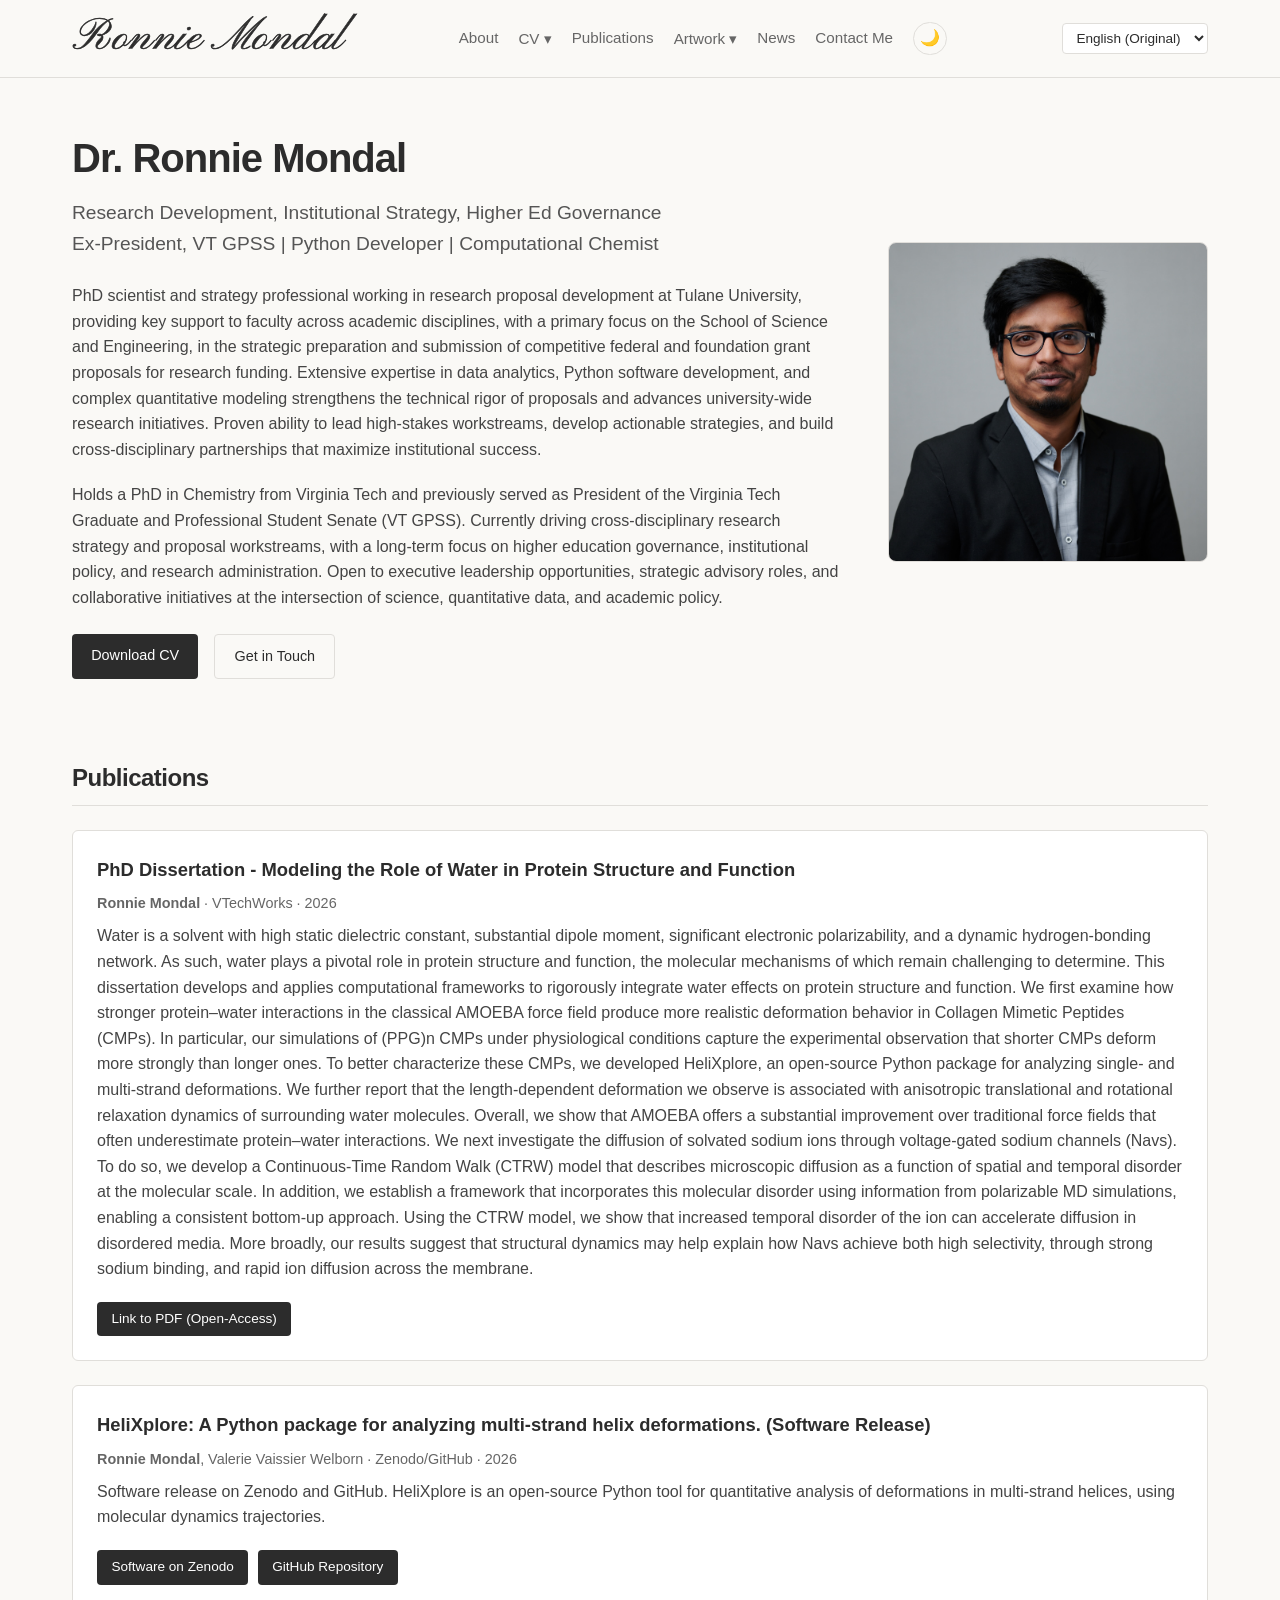
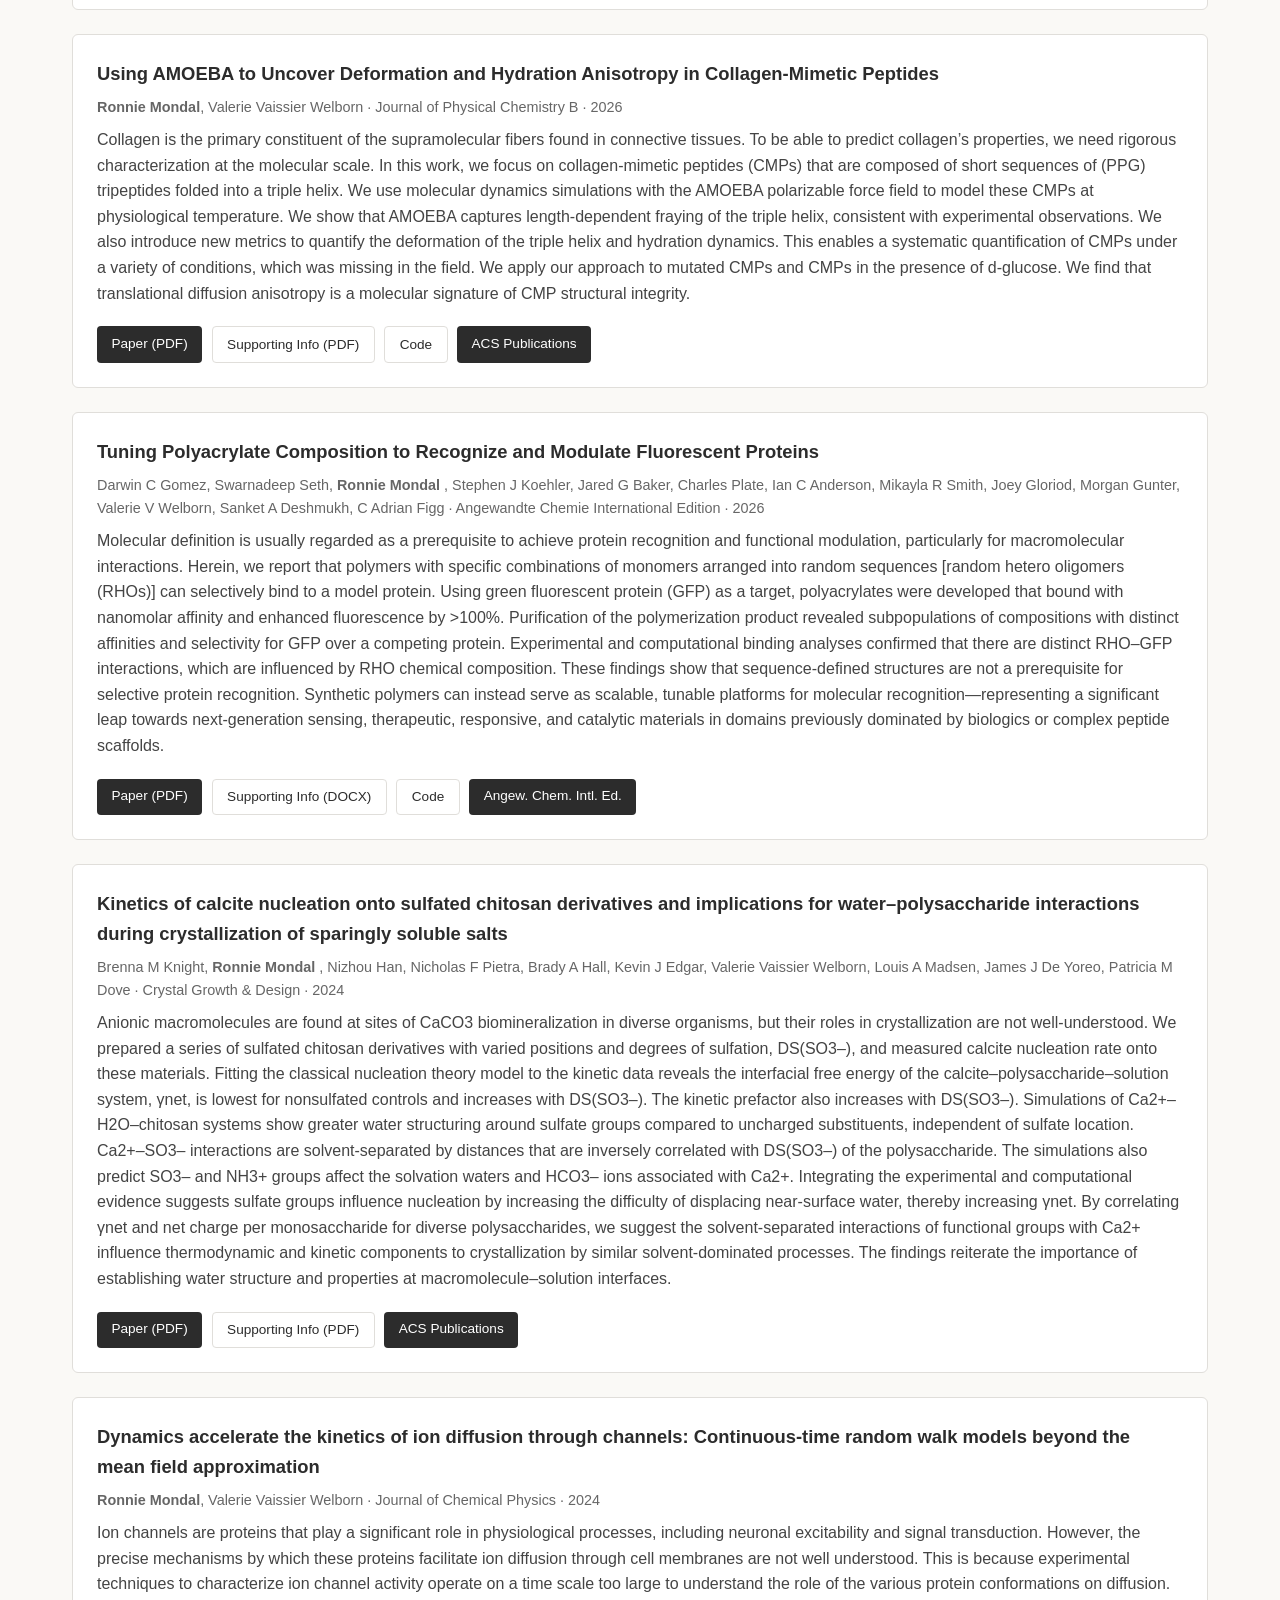
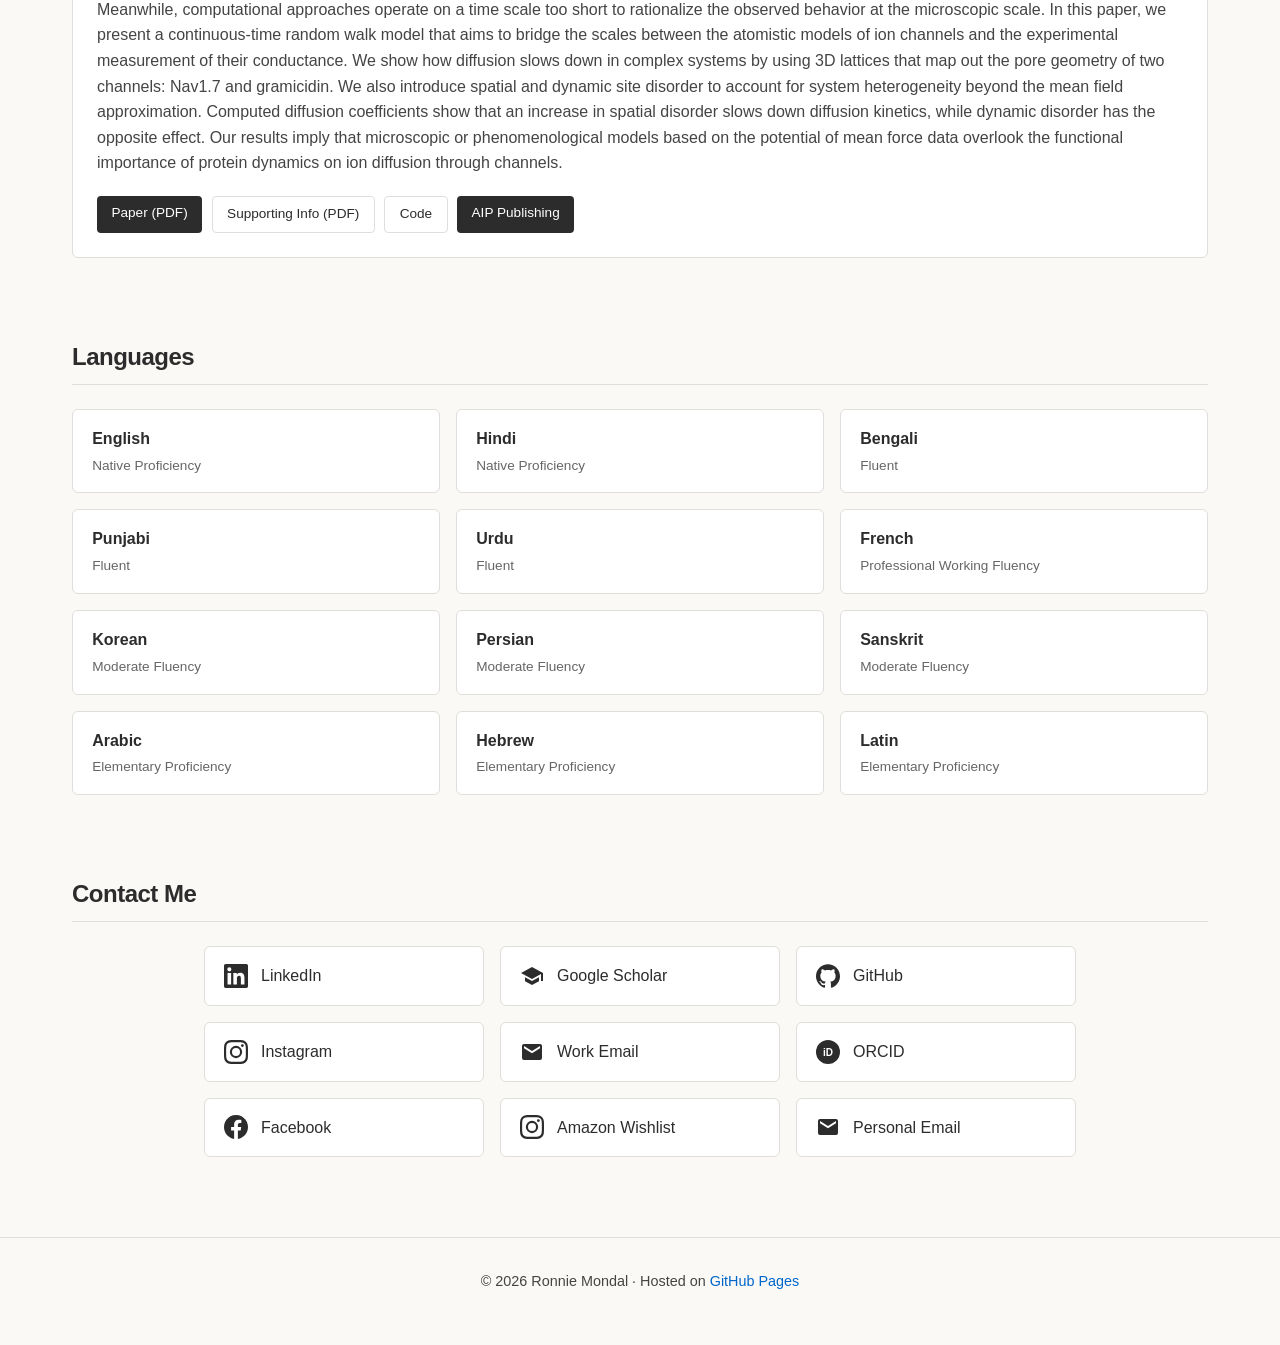
<file: index.html>
<!DOCTYPE html>
<html lang="en">
<head>
<script type="application/ld+json">
{
  "@context": "https://schema.org",
  "@type": "Person",
  "name": "Ronnie Mondal",
  "honorificSuffix": "PhD",
  "url": "https://ronnie247.github.io/",
  "image": "https://ronnie247.github.io/images/ronnie-mondal.jpg",
  "jobTitle": "Research Proposal Development Specialist",
  "worksFor": { "@type": "CollegeOrUniversity", "name": "Tulane University" },
  "alumniOf": [
    { "@type": "CollegeOrUniversity", "name": "Virginia Tech" },
    { "@type": "CollegeOrUniversity", "name": "Indian Institute of Technology Bombay" }
  ],
  "sameAs": [
    "https://www.linkedin.com/in/ronnie-mondal",
    "https://scholar.google.com/citations?user=1Gzx1TIAAAAJ&hl=en",
    "https://github.com/ronnie247",
    "https://orcid.org/0000-0003-4393-018X"
  ]
}
</script>
<meta name="google-site-verification" content="qSeXml_5i_oSHvPCBSg2dvb5S3f1Mfyd5ignCgdzGRs" />
<meta charset="UTF-8">
<meta name="viewport" content="width=device-width, initial-scale=1.0">
<title>Dr. Ronnie Mondal — Tulane University · Virginia Tech · IIT Bombay</title>
<meta name="description" content="Ronnie Mondal, PhD in Chemistry from Virginia Tech. Research Proposal Development Specialist III at Tulane University. Former President of the Virginia Tech Graduate and Professional Student Senate.">
<link rel="canonical" href="https://ronnie247.github.io/">
<meta property="og:type" content="website">
<meta property="og:title" content="Ronnie Mondal, PhD">
<meta property="og:description" content="PhD in Chemistry (Virginia Tech). Research Proposal Development Specialist III at Tulane University.">
<meta property="og:url" content="https://ronnie247.github.io/">
<meta property="og:image" content="https://ronnie247.github.io/images/profile.jpg">
<meta name="author" content="Dr. Ronnie Mondal">
<meta name="robots" content="index, follow">
<meta property="og:site_name" content="Dr. Ronnie Mondal">
<meta name="twitter:card" content="summary_large_image">
<meta name="twitter:title" content="Dr. Ronnie Mondal, PhD">
<meta name="twitter:description" content="PhD in Chemistry (Virginia Tech). Research Proposal Development Specialist III at Tulane University.">
<meta name="twitter:image" content="https://ronnie247.github.io/images/ronnie-mondal.jpg">
<script>try{var t=localStorage.getItem("theme");if(!t&&matchMedia("(prefers-color-scheme: dark)").matches)t="dark";if(t)document.documentElement.dataset.theme=t}catch(e){}</script>
<link rel="preconnect" href="https://fonts.googleapis.com">
<link rel="preconnect" href="https://fonts.gstatic.com" crossorigin>
<link href="https://fonts.googleapis.com/css2?family=Pinyon+Script&display=swap" rel="stylesheet">
<style>
:root{--bg-color:#faf9f6;--text-color:#2c2c2c;--accent-color:#0066cc;--border-color:#e0deda;--card-bg:#fff;--transition:all .2s ease}
*{box-sizing:border-box;margin:0;padding:0}
html{scroll-behavior:smooth;scroll-padding-top:5rem}
body{font-family:-apple-system,BlinkMacSystemFont,"Segoe UI",Roboto,Helvetica,Arial,sans-serif;background:var(--bg-color);color:var(--text-color);line-height:1.6}
.container{max-width:1200px;margin:0 auto;padding:0 2rem}
header{position:sticky;top:0;z-index:50;background:var(--bg-color);border-bottom:1px solid var(--border-color);margin-bottom:3rem}
header .container{display:flex;justify-content:space-between;align-items:center;padding-top:1rem;padding-bottom:1rem;flex-wrap:wrap;gap:.5rem}
/* .logo{font-size:1.25rem;font-weight:600;letter-spacing:-.5px;color:var(--text-color);text-decoration:none} */
.logo{font-family:"Pinyon Script",cursive;font-size:2.8rem;font-weight:400;line-height:1;color:var(--text-color);text-decoration:none;-webkit-text-stroke:.6px var(--text-color);letter-spacing:.5px}
nav{display:flex;flex-wrap:wrap;gap:1.25rem}
nav a{text-decoration:none;color:#666;font-size:.95rem;transition:var(--transition)}
nav a:hover{color:var(--accent-color)}
section{margin-bottom:5rem}
h1{font-size:2.5rem;font-weight:700;letter-spacing:-1px;margin-bottom:.5rem}
h2{font-size:1.5rem;font-weight:600;margin-bottom:1.5rem;letter-spacing:-.5px;border-bottom:1px solid var(--border-color);padding-bottom:.5rem}
.subtitle{font-size:1.2rem;color:#555;margin-bottom:1.5rem}
p{margin-bottom:1.25rem;color:#444}
.hero{display:grid;grid-template-columns:1fr 320px;gap:3rem;align-items:center}
.hero img,.img-placeholder{width:100%;aspect-ratio:1/1;object-fit:cover;border-radius:8px;border:1px solid var(--border-color);background:#eee}
.img-placeholder{display:flex;align-items:center;justify-content:center;color:#999;font-size:.9rem;text-align:center;padding:1rem}
.btn-group{display:flex;gap:1rem;margin-top:1.5rem;flex-wrap:wrap}
.btn{display:inline-block;background:var(--text-color);color:#fff;padding:.6rem 1.2rem;border-radius:4px;text-decoration:none;font-size:.9rem;font-weight:500;transition:var(--transition)}
.btn:hover{background:var(--accent-color)}
.btn-outline{background:transparent;color:var(--text-color);border:1px solid var(--border-color)}
.btn-outline:hover{background:var(--border-color);color:var(--text-color)}
.card{background:var(--card-bg);border:1px solid var(--border-color);border-radius:6px;padding:1.5rem;margin-bottom:1.5rem;transition:var(--transition)}
.card:hover{border-color:#bbb}
.card h3{font-size:1.15rem;margin-bottom:.5rem}
.meta{color:#666;font-size:.9rem;margin-bottom:.5rem}
.tag{display:inline-block;font-size:.75rem;background:#eee;padding:.2rem .5rem;border-radius:3px;margin-right:.4rem;color:#555;font-family:monospace}
.pub-links{display:flex;gap:.6rem;flex-wrap:wrap;margin-top:.5rem}
.pub-links .btn{padding:.4rem .9rem;font-size:.85rem}
/* Scrollable sub-screen */
.scroll-box{height:480px;overflow-y:auto;border:1px solid var(--border-color);border-radius:6px;background:var(--card-bg);padding:1.5rem}
.scroll-box .card{box-shadow:none}
.scroll-box iframe{width:100%;height:100%;border:0}
/* Contact */
.contact-list{display:grid;grid-template-columns:repeat(auto-fill,minmax(240px,1fr));gap:1rem}
.contact-link{display:flex;align-items:center;gap:.8rem;padding:1rem 1.2rem;background:var(--card-bg);border:1px solid var(--border-color);border-radius:6px;text-decoration:none;color:var(--text-color);transition:var(--transition)}
.contact-link:hover{border-color:var(--accent-color);color:var(--accent-color)}
.contact-link svg{width:24px;height:24px;fill:currentColor;flex-shrink:0}
/* Sketches */
.sketch-grid{display:grid;grid-template-columns:repeat(4,1fr);gap:6px}
.sketch-grid button{border:0;padding:0;cursor:pointer;aspect-ratio:1/1;overflow:hidden;background:#e8e6e1}
.sketch-grid img{width:100%;height:100%;object-fit:cover;display:block;transition:transform .25s ease}
.sketch-grid button:hover img{transform:scale(1.06)}
#lightbox{position:fixed;inset:0;background:rgba(0,0,0,.92);display:none;align-items:center;justify-content:center;z-index:100}
#lightbox.open{display:flex}
#lightbox img{max-width:92vw;max-height:90vh;object-fit:contain}
#lightbox button{position:absolute;background:none;border:0;color:#fff;font-size:2.5rem;cursor:pointer;padding:1rem}
#lb-close{top:0;right:.5rem}#lb-prev{left:.5rem}#lb-next{right:.5rem}
footer{text-align:center;border-top:1px solid var(--border-color);padding:2rem 0;color:#777;font-size:.9rem}
footer a{color:var(--accent-color);text-decoration:none}
@media(max-width:900px){.sketch-grid{grid-template-columns:repeat(3,1fr)}}
@media(max-width:700px){.hero{grid-template-columns:1fr}.container{padding:0 1rem}.sketch-grid{grid-template-columns:repeat(2,1fr)}}
/* Translation */
#google_translate_element{font-size:.85rem}
.goog-te-banner-frame{display:none!important}
body{top:0!important}
html.translated-rtl body{direction:rtl}
.logo.logo-plain{font-family:-apple-system,BlinkMacSystemFont,"Segoe UI",Roboto,sans-serif;font-size:1.5rem;font-weight:700;-webkit-text-stroke:0}
#translate-banner{display:none;background:#fff8e1;border-bottom:1px solid #f0e2b0;color:#6b5a1e;text-align:center;font-size:.85rem;padding:.5rem 1rem;margin-top:-3rem;margin-bottom:3rem}
button.btn{border:0;cursor:pointer;font-family:inherit}
/* Hide Google's injected top bar and stop it shifting the page */
iframe.skiptranslate,
.goog-te-banner-frame,
.VIpgJd-ZVi9od-ORHb-OEVmcd,
.VIpgJd-ZVi9od-aZ2wEe-wOHMyf{display:none!important;visibility:hidden!important;height:0!important}
html,body{top:0!important;margin-top:0!important;position:static!important}
body{min-height:100%!important}
header{top:0!important}
.goog-text-highlight{background:none!important;box-shadow:none!important}
#lang-select{font-family:inherit;font-size:.85rem;padding:.4rem .6rem;border:1px solid var(--border-color);border-radius:4px;background:var(--card-bg);color:var(--text-color);cursor:pointer}
#lang-select{position:relative;z-index:60;pointer-events:auto}
#google_translate_element{pointer-events:none}
/* Languages Grid Styling - Formatted to match Contact section cards */
.lang-grid {
  display: grid;
  grid-template-columns: repeat(3, 1fr);
  gap: 1rem;}
.lang-card {
  padding: 1rem 1.2rem;
  background: var(--card-bg);
  border: 1px solid var(--border-color);
  border-radius: 6px;
  transition: var(--transition);}
.lang-card:hover {
  border-color: var(--accent-color);}
.lang-title {
  font-weight: 600;
  font-size: 1rem;
  color: var(--text-color);
  margin-bottom: 0.2rem;}
.lang-level {
  font-size: 0.85rem;
  color: #666;}
@media (max-width: 700px) {
  .lang-grid {
    grid-template-columns: 1fr;}}
</style>
<link rel="stylesheet" href="theme.css">
</head>
<body>

<header>
  <div class="container">
    <a href="#" class="logo notranslate" translate="no" id="logo-name">Ronnie Mondal</a>
    <nav>
      <a href="#about">About</a>
      <div class="dropdown">
        <a href="#" class="dropbtn">CV ▾</a>
        <div class="dropdown-menu">
          <a href="experience.html">Experience</a>
          <a href="education.html">Education</a>
          <a href="certifications.html">Certifications</a>
          <a href="awards.html">Awards</a>
        </div>
      </div>
      <a href="#publications">Publications</a>
      <div class="dropdown">
        <a href="#" class="dropbtn">Artwork ▾</a>
        <div class="dropdown-menu">
          <a href="poetry.html">Poetry</a>
          <a href="sketches.html">Sketches</a>
        </div>
      </div>
      <a href="news.html">News</a>
      <a href="#contact">Contact Me</a>
      <button id="theme-toggle" class="theme-toggle" aria-label="Toggle dark mode">🌙</button>
    </nav>
  <select id="lang-select" class="notranslate" translate="no" aria-label="Language">
  <option value="en">English (Original)</option>
  <option value="hi">हिंदी (देवनागरी)</option>
  <option value="pa">ਪੰਜਾਬੀ (ਗੁਰਮੁਖੀ)</option>
  <option value="ur">اردو (نستعلیق)</option>
  <option value="fr">Français (Latin)</option>
  <option value="ko">한국어 (한글)</option>
</select>
<div id="google_translate_element" style="position:absolute;left:-9999px;top:0"></div>
</div>
</header>
<div id="translate-banner">This page was translated automatically by Google Translate and may contain errors.</div>

<div class="container">

<!-- ABOUT -->
  <section id="about">
    <div class="hero">
      <div>
        <h1 class="notranslate" translate="no" id="hero-name">Ronnie Mondal, PhD</h1>
        <div class="subtitle">Research Development, Institutional Strategy, Higher Ed Governance <br> Ex-President, VT GPSS | Python Developer | Computational Chemist</div>
        <p>PhD scientist and strategy professional working in research proposal development at Tulane University, providing key support to faculty across academic disciplines, with a primary focus on the School of Science and Engineering, in the strategic preparation and submission of competitive federal and foundation grant proposals for research funding. Extensive expertise in data analytics, Python software development, and complex quantitative modeling strengthens the technical rigor of proposals and advances university-wide research initiatives. Proven ability to lead high-stakes workstreams, develop actionable strategies, and build cross-disciplinary partnerships that maximize institutional success.</p>
        <p>Holds a PhD in Chemistry from Virginia Tech and previously served as President of the Virginia Tech Graduate and Professional Student Senate (VT GPSS). Currently driving cross-disciplinary research strategy and proposal workstreams, with a long-term focus on higher education governance, institutional policy, and research administration. Open to executive leadership opportunities, strategic advisory roles, and collaborative initiatives at the intersection of science, quantitative data, and academic policy.</p>
        <div class="btn-group">
          <a href="files/CV_RonnieMondal.pdf" class="btn" target="_blank" rel="noopener">Download CV</a>
          <a href="#contact" class="btn btn-outline">Get in Touch</a>
        </div>
      </div>
      <!-- Put your photo at images/ronnie-mondal.jpeg -->
      <img src="images/ronnie-mondal.jpeg" alt="Ronnie Mondal" onerror="this.outerHTML='<div class=&quot;img-placeholder&quot;>Add your photo at<br>images/ronnie-mondal.jpeg</div>'">
    </div>
  </section>
  
  <!-- PUBLICATIONS -->
  <section id="publications">
    <h2>Publications</h2>
    <!-- Copy this card for each new publication. Files go in the publications/ folder. -->
    <div class="card">
      <h3>PhD Dissertation - Modeling the Role of Water in Protein Structure and Function</h3>
      <p class="meta"><strong>Ronnie Mondal</strong> · VTechWorks · 2026</p>
      <p>Water is a solvent with high static dielectric constant, substantial dipole moment, significant electronic polarizability, and a dynamic hydrogen-bonding network. As such, water plays a pivotal role in protein structure and function, the molecular mechanisms of which remain challenging to determine. This dissertation develops and applies computational frameworks to rigorously integrate water effects on protein structure and function. We first examine how stronger protein–water interactions in the classical AMOEBA force field produce more realistic deformation behavior in Collagen Mimetic Peptides (CMPs). In particular, our simulations of (PPG)n CMPs under physiological conditions capture the experimental observation that shorter CMPs deform more strongly than longer ones. To better characterize these CMPs, we developed HeliXplore, an open-source Python package for analyzing single- and multi-strand deformations. We further report that the length-dependent deformation we observe is associated with anisotropic translational and rotational relaxation dynamics of surrounding water molecules. Overall, we show that AMOEBA offers a substantial improvement over traditional force fields that often underestimate protein–water interactions. We next investigate the diffusion of solvated sodium ions through voltage-gated sodium channels (Navs). To do so, we develop a Continuous-Time Random Walk (CTRW) model that describes microscopic diffusion as a function of spatial and temporal disorder at the molecular scale. In addition, we establish a framework that incorporates this molecular disorder using information from polarizable MD simulations, enabling a consistent bottom-up approach. Using the CTRW model, we show that increased temporal disorder of the ion can accelerate diffusion in disordered media. More broadly, our results suggest that structural dynamics may help explain how Navs achieve both high selectivity, through strong sodium binding, and rapid ion diffusion across the membrane.</p>
      <div class="pub-links">
        <a class="btn" href="https://vtechworks.lib.vt.edu/items/a2a77ab4-7f3a-4b50-a1fa-0cc02bbaab21" target="_blank" rel="noopener">Link to PDF (Open-Access)</a>
      </div>
    </div>
    <div class="card">
      <h3>HeliXplore: A Python package for analyzing multi-strand helix deformations. (Software Release)</h3>
      <p class="meta"><strong>Ronnie Mondal</strong>, Valerie Vaissier Welborn · Zenodo/GitHub · 2026</p>
      <p>Software release on Zenodo and GitHub. HeliXplore is an open-source Python tool for quantitative analysis of deformations in multi-strand helices, using molecular dynamics trajectories.</p>
      <div class="pub-links">
        <a class="btn" href="https://zenodo.org/records/18331481" target="_blank" rel="noopener">Software on Zenodo</a>
        <a class="btn" href="https://github.com/ronnie247/HeliXplore/" target="_blank" rel="noopener">GitHub Repository</a>
      </div>
    </div>
    <div class="card">
      <h3>Using AMOEBA to Uncover Deformation and Hydration Anisotropy in Collagen-Mimetic Peptides</h3>
      <p class="meta"><strong>Ronnie Mondal</strong>, Valerie Vaissier Welborn · Journal of Physical Chemistry B · 2026</p>
      <p>Collagen is the primary constituent of the supramolecular fibers found in connective tissues. To be able to predict collagen’s properties, we need rigorous characterization at the molecular scale. In this work, we focus on collagen-mimetic peptides (CMPs) that are composed of short sequences of (PPG) tripeptides folded into a triple helix. We use molecular dynamics simulations with the AMOEBA polarizable force field to model these CMPs at physiological temperature. We show that AMOEBA captures length-dependent fraying of the triple helix, consistent with experimental observations. We also introduce new metrics to quantify the deformation of the triple helix and hydration dynamics. This enables a systematic quantification of CMPs under a variety of conditions, which was missing in the field. We apply our approach to mutated CMPs and CMPs in the presence of d-glucose. We find that translational diffusion anisotropy is a molecular signature of CMP structural integrity.</p>
      <div class="pub-links">
        <a class="btn" href="publications/RM_collagen.pdf" target="_blank">Paper (PDF)</a>
        <a class="btn btn-outline" href="publications/RM_collagen_SI.pdf" target="_blank">Supporting Info (PDF)</a>
        <a class="btn btn-outline" href="https://github.com/ronnie247/collagen_amoeba" target="_blank" rel="noopener">Code</a>
        <a class="btn" href="https://pubs.acs.org/jpcbfk/article/130/37/9481/5418692/Using-AMOEBA-to-Uncover-Deformation-and-Hydration" target="_blank">ACS Publications</a>
      </div>
    </div>
    <div class="card">
      <h3>Tuning Polyacrylate Composition to Recognize and Modulate Fluorescent Proteins</h3>
      <p class="meta">Darwin C Gomez, Swarnadeep Seth, <strong> Ronnie Mondal </strong>, Stephen J Koehler, Jared G Baker, Charles Plate, Ian C Anderson, Mikayla R Smith, Joey Gloriod, Morgan Gunter, Valerie V Welborn, Sanket A Deshmukh, C Adrian Figg · Angewandte Chemie International Edition · 2026</p>
      <p>Molecular definition is usually regarded as a prerequisite to achieve protein recognition and functional modulation, particularly for macromolecular interactions. Herein, we report that polymers with specific combinations of monomers arranged into random sequences [random hetero oligomers (RHOs)] can selectively bind to a model protein. Using green fluorescent protein (GFP) as a target, polyacrylates were developed that bound with nanomolar affinity and enhanced fluorescence by >100%. Purification of the polymerization product revealed subpopulations of compositions with distinct affinities and selectivity for GFP over a competing protein. Experimental and computational binding analyses confirmed that there are distinct RHO–GFP interactions, which are influenced by RHO chemical composition. These findings show that sequence-defined structures are not a prerequisite for selective protein recognition. Synthetic polymers can instead serve as scalable, tunable platforms for molecular recognition—representing a significant leap towards next-generation sensing, therapeutic, responsive, and catalytic materials in domains previously dominated by biologics or complex peptide scaffolds.</p>
      <div class="pub-links">
        <a class="btn" href="publications/RM_polyacryls.pdf" target="_blank">Paper (PDF)</a>
        <a class="btn btn-outline" href="publications/RM_polyacryls_SI.docx" target="_blank">Supporting Info (DOCX)</a>
        <a class="btn btn-outline" href="https://github.com/ronnie247/polyacrylates" target="_blank" rel="noopener">Code</a>
        <a class="btn" href="https://onlinelibrary.wiley.com/doi/full/10.1002/anie.202520032" target="_blank">Angew. Chem. Intl. Ed.</a>
      </div>
    </div>
    <div class="card">
      <h3>Kinetics of calcite nucleation onto sulfated chitosan derivatives and implications for water–polysaccharide interactions during crystallization of sparingly soluble salts</h3>
      <p class="meta">Brenna M Knight, <strong> Ronnie Mondal </strong>, Nizhou Han, Nicholas F Pietra, Brady A Hall, Kevin J Edgar, Valerie Vaissier Welborn, Louis A Madsen, James J De Yoreo, Patricia M Dove · Crystal Growth & Design · 2024</p>
      <p>Anionic macromolecules are found at sites of CaCO3 biomineralization in diverse organisms, but their roles in crystallization are not well-understood. We prepared a series of sulfated chitosan derivatives with varied positions and degrees of sulfation, DS­(SO3–), and measured calcite nucleation rate onto these materials. Fitting the classical nucleation theory model to the kinetic data reveals the interfacial free energy of the calcite–polysaccharide–solution system, γnet, is lowest for nonsulfated controls and increases with DS­(SO3–). The kinetic prefactor also increases with DS­(SO3–). Simulations of Ca2+–H2O–chitosan systems show greater water structuring around sulfate groups compared to uncharged substituents, independent of sulfate location. Ca2+–SO3– interactions are solvent-separated by distances that are inversely correlated with DS­(SO3–) of the polysaccharide. The simulations also predict SO3– and NH3+ groups affect the solvation waters and HCO3– ions associated with Ca2+. Integrating the experimental and computational evidence suggests sulfate groups influence nucleation by increasing the difficulty of displacing near-surface water, thereby increasing γnet. By correlating γnet and net charge per monosaccharide for diverse polysaccharides, we suggest the solvent-separated interactions of functional groups with Ca2+ influence thermodynamic and kinetic components to crystallization by similar solvent-dominated processes. The findings reiterate the importance of establishing water structure and properties at macromolecule–solution interfaces.</p>
      <div class="pub-links">
        <a class="btn" href="publications/RM_chitosan.pdf" target="_blank">Paper (PDF)</a>
        <a class="btn btn-outline" href="publications/RM_chitosan_SI.pdf" target="_blank">Supporting Info (PDF)</a>
        <a class="btn" href="https://pubs.acs.org/cgdefu/article/24/15/6338/152648/Kinetics-of-Calcite-Nucleation-onto-Sulfated" target="_blank">ACS Publications</a>
      </div>
    </div>
    <div class="card">
      <h3>Dynamics accelerate the kinetics of ion diffusion through channels: Continuous-time random walk models beyond the mean field approximation</h3>
      <p class="meta"> <strong>Ronnie Mondal</strong>, Valerie Vaissier Welborn · Journal of Chemical Physics · 2024</p>
      <p>Ion channels are proteins that play a significant role in physiological processes, including neuronal excitability and signal transduction. However, the precise mechanisms by which these proteins facilitate ion diffusion through cell membranes are not well understood. This is because experimental techniques to characterize ion channel activity operate on a time scale too large to understand the role of the various protein conformations on diffusion. Meanwhile, computational approaches operate on a time scale too short to rationalize the observed behavior at the microscopic scale. In this paper, we present a continuous-time random walk model that aims to bridge the scales between the atomistic models of ion channels and the experimental measurement of their conductance. We show how diffusion slows down in complex systems by using 3D lattices that map out the pore geometry of two channels: Nav1.7 and gramicidin. We also introduce spatial and dynamic site disorder to account for system heterogeneity beyond the mean field approximation. Computed diffusion coefficients show that an increase in spatial disorder slows down diffusion kinetics, while dynamic disorder has the opposite effect. Our results imply that microscopic or phenomenological models based on the potential of mean force data overlook the functional importance of protein dynamics on ion diffusion through channels.</p>
      <div class="pub-links">
        <a class="btn" href="publications/RM_RW1.pdf" target="_blank">Paper (PDF)</a>
        <a class="btn btn-outline" href="publications/RM_RW1_SI.pdf" target="_blank">Supporting Info (PDF)</a>
        <a class="btn btn-outline" href="https://github.com/ronnie247/CTRW_Project" target="_blank" rel="noopener">Code</a>
        <a class="btn" href="https://pubs.aip.org/aip/jcp/article/160/14/144109/3282247/Dynamics-accelerate-the-kinetics-of-ion-diffusion" target="_blank">AIP Publishing</a>
      </div>
    </div>
  </section>

  <!-- LANGUAGES -->
  <section id="languages">
    <h2>Languages</h2>
    <div class="lang-grid">
      <div class="lang-card">
        <div class="lang-title">English</div>
        <div class="lang-level">Native Proficiency</div>
      </div>
      <div class="lang-card">
        <div class="lang-title">Hindi</div>
        <div class="lang-level">Native Proficiency</div>
      </div>
      <div class="lang-card">
        <div class="lang-title">Bengali</div>
        <div class="lang-level">Fluent</div>
      </div>
      <div class="lang-card">
        <div class="lang-title">Punjabi</div>
        <div class="lang-level">Fluent</div>
      </div>
      <div class="lang-card">
        <div class="lang-title">Urdu</div>
        <div class="lang-level">Fluent</div>
      </div>
      <div class="lang-card">
        <div class="lang-title">French</div>
        <div class="lang-level">Professional Working Fluency</div>
      </div>
      <div class="lang-card">
        <div class="lang-title">Korean</div>
        <div class="lang-level">Moderate Fluency</div>
      </div>
      <div class="lang-card">
        <div class="lang-title">Persian</div>
        <div class="lang-level">Moderate Fluency</div>
      </div>
      <div class="lang-card">
        <div class="lang-title">Sanskrit</div>
        <div class="lang-level">Moderate Fluency</div>
      </div>
        <div class="lang-card">
      <div class="lang-title">Arabic</div>
      <div class="lang-level">Elementary Proficiency</div>
    </div>
    <div class="lang-card">
      <div class="lang-title">Hebrew</div>
      <div class="lang-level">Elementary Proficiency</div>
    </div>
    <div class="lang-card">
      <div class="lang-title">Latin</div>
      <div class="lang-level">Elementary Proficiency</div>
    </div>
    <!-- insert new row before this comment -->
    </div>
  </section>
  
  
  <!-- CONTACT -->
  <section id="contact">
    <h2>Contact Me</h2>
    <div class="contact-list">
      <a class="contact-link" href="https://www.linkedin.com/in/ronnie-mondal" target="_blank" rel="noopener">
        <svg viewBox="0 0 24 24"><path d="M20.45 20.45h-3.56v-5.57c0-1.33-.03-3.04-1.85-3.04-1.86 0-2.14 1.45-2.14 2.94v5.67H9.35V9h3.41v1.56h.05c.48-.9 1.64-1.85 3.37-1.85 3.6 0 4.27 2.37 4.27 5.46v6.28zM5.34 7.43a2.06 2.06 0 1 1 0-4.12 2.06 2.06 0 0 1 0 4.12zM7.12 20.45H3.56V9h3.56v11.45zM22.22 0H1.77C.79 0 0 .77 0 1.73v20.54C0 23.23.79 24 1.77 24h20.45c.98 0 1.78-.77 1.78-1.73V1.73C24 .77 23.2 0 22.22 0z"/></svg>
        LinkedIn
      </a>
      <a class="contact-link" href="https://scholar.google.com/citations?user=1Gzx1TIAAAAJ&hl=en" target="_blank" rel="noopener">
        <svg viewBox="0 0 24 24"><path d="M5 13.18v4L12 21l7-3.82v-4L12 17l-7-3.82zM12 3L1 9l11 6 9-4.91V17h2V9L12 3z"/></svg>
        Google Scholar
      </a>
      <a class="contact-link" href="https://github.com/ronnie247" target="_blank" rel="noopener">
        <svg viewBox="0 0 24 24"><path d="M12 .297c-6.63 0-12 5.373-12 12 0 5.303 3.438 9.8 8.205 11.385.6.113.82-.258.82-.577 0-.285-.01-1.04-.015-2.04-3.338.724-4.042-1.61-4.042-1.61C4.422 18.07 3.633 17.7 3.633 17.7c-1.087-.744.084-.729.084-.729 1.205.084 1.838 1.236 1.838 1.236 1.07 1.835 2.809 1.305 3.495.998.108-.776.417-1.305.76-1.605-2.665-.3-5.466-1.332-5.466-5.93 0-1.31.465-2.38 1.235-3.22-.135-.303-.54-1.523.105-3.176 0 0 1.005-.322 3.3 1.23.96-.267 1.98-.399 3-.405 1.02.006 2.04.138 3 .405 2.28-1.552 3.285-1.23 3.285-1.23.645 1.653.24 2.873.12 3.176.765.84 1.23 1.91 1.23 3.22 0 4.61-2.805 5.625-5.475 5.92.42.36.81 1.096.81 2.22 0 1.606-.015 2.896-.015 3.286 0 .315.21.69.825.57C20.565 22.092 24 17.592 24 12.297c0-6.627-5.373-12-12-12"/></svg>
        GitHub
      </a>
      <a class="contact-link" href="https://www.instagram.com/ronniemondal" target="_blank" rel="noopener">
        <svg viewBox="0 0 24 24"><path d="M12 2.16c3.2 0 3.58.01 4.85.07 3.25.15 4.77 1.69 4.92 4.92.06 1.27.07 1.65.07 4.85s-.01 3.58-.07 4.85c-.15 3.23-1.66 4.77-4.92 4.92-1.27.06-1.64.07-4.85.07s-3.58-.01-4.85-.07c-3.26-.15-4.77-1.7-4.92-4.92C2.17 15.58 2.16 15.2 2.16 12s.01-3.58.07-4.85C2.38 3.92 3.9 2.38 7.15 2.23 8.42 2.17 8.8 2.16 12 2.16zM12 0C8.74 0 8.33.01 7.05.07 2.7.27.27 2.69.07 7.05.01 8.33 0 8.74 0 12s.01 3.67.07 4.95c.2 4.36 2.62 6.78 6.98 6.98C8.33 23.99 8.74 24 12 24s3.67-.01 4.95-.07c4.35-.2 6.78-2.62 6.98-6.98.06-1.28.07-1.69.07-4.95s-.01-3.67-.07-4.95C23.73 2.7 21.31.27 16.95.07 15.67.01 15.26 0 12 0zm0 5.84a6.16 6.16 0 1 0 0 12.32 6.16 6.16 0 0 0 0-12.32zM12 16a4 4 0 1 1 0-8 4 4 0 0 1 0 8zm6.4-11.85a1.44 1.44 0 1 0 0 2.88 1.44 1.44 0 0 0 0-2.88z"/></svg>
        Instagram
      </a>
      <a class="contact-link" href="mailto:rmondal@tulane.edu" target="_blank" rel="noopener">
        <svg viewBox="0 0 24 24"><path d="M20 4H4a2 2 0 0 0-2 2v12a2 2 0 0 0 2 2h16a2 2 0 0 0 2-2V6a2 2 0 0 0-2-2zm0 4.2-8 5-8-5V6l8 5 8-5v2.2z"/></svg>
        Work Email
      </a>
      <a class="contact-link" href="https://orcid.org/0000-0003-4393-018X" target="_blank" rel="noopener">
        <svg viewBox="0 0 24 24"><circle cx="12" cy="12" r="12"/><text x="12" y="16" text-anchor="middle" font-size="10" font-weight="700" font-family="Arial,sans-serif" style="fill:var(--card-bg)">iD</text></svg>
        ORCID
      </a>
      <a class="contact-link" href="https://www.facebook.com/shehreyar247" target="_blank" rel="noopener">
        <svg viewBox="0 0 24 24"><path d="M24 12.07C24 5.41 18.63 0 12 0S0 5.4 0 12.07C0 18.1 4.39 23.1 10.13 24v-8.44H7.08v-3.49h3.04V9.41c0-3.02 1.8-4.7 4.54-4.7 1.31 0 2.68.24 2.68.24v2.97h-1.5c-1.5 0-1.96.93-1.96 1.89v2.26h3.33l-.53 3.49h-2.8V24C19.62 23.1 24 18.1 24 12.07z"/></svg>
        Facebook
      </a>
      <a class="contact-link" href="https://www.amazon.com/hz/wishlist/ls/36Z7XTV2CZOZS?ref_=wl_share" target="_blank" rel="noopener">
        <svg viewBox="0 0 24 24"><path d="M12 2.16c3.2 0 3.58.01 4.85.07 3.25.15 4.77 1.69 4.92 4.92.06 1.27.07 1.65.07 4.85s-.01 3.58-.07 4.85c-.15 3.23-1.66 4.77-4.92 4.92-1.27.06-1.64.07-4.85.07s-3.58-.01-4.85-.07c-3.26-.15-4.77-1.7-4.92-4.92C2.17 15.58 2.16 15.2 2.16 12s.01-3.58.07-4.85C2.38 3.92 3.9 2.38 7.15 2.23 8.42 2.17 8.8 2.16 12 2.16zM12 0C8.74 0 8.33.01 7.05.07 2.7.27.27 2.69.07 7.05.01 8.33 0 8.74 0 12s.01 3.67.07 4.95c.2 4.36 2.62 6.78 6.98 6.98C8.33 23.99 8.74 24 12 24s3.67-.01 4.95-.07c4.35-.2 6.78-2.62 6.98-6.98.06-1.28.07-1.69.07-4.95s-.01-3.67-.07-4.95C23.73 2.7 21.31.27 16.95.07 15.67.01 15.26 0 12 0zm0 5.84a6.16 6.16 0 1 0 0 12.32 6.16 6.16 0 0 0 0-12.32zM12 16a4 4 0 1 1 0-8 4 4 0 0 1 0 8zm6.4-11.85a1.44 1.44 0 1 0 0 2.88 1.44 1.44 0 0 0 0-2.88z"/></svg>
        Amazon Wishlist
      </a>
      <a class="contact-link" href="mailto:ronniemondal247@gmail.com" target="_blank" rel="noopener">
        <svg viewBox="0 0 24 24"><path d="M20 4H4a2 2 0 0 0-2 2v12a2 2 0 0 0 2 2h16a2 2 0 0 0 2-2V6a2 2 0 0 0-2-2zm0 4.2-8 5-8-5V6l8 5 8-5v2.2z"/></svg>
        Personal Email
      </a>
    </div>
  </section>

</div>

<footer>
  <div class="container">
    <p>© 2026 Ronnie Mondal · Hosted on <a href="https://github.com/ronnie247" target="_blank" rel="noopener">GitHub Pages</a></p>
  </div>
</footer>

<script>
/* ===== TRANSLATION ===== */
const HERO_NAMES = {
  en: "Dr. Ronnie Mondal",
  hi: "डॉ. रॉनी मंडल",
  pa: "ਡਾ. ਰੌਨੀ ਮੰਡਲ",
  ur: "ڈاکٹر رونی منڈل",
  fr: "Dr. Ronnie Mondal",
  ko: "로니 몬달 박사"
};
const NAMES = {
  en: "Ronnie Mondal",
  hi: "रॉनी मंडल",
  pa: "ਰੌਨੀ ਮੰਡਲ",
  ur: "رونی منڈل",
  fr: "Ronnie Mondal",
  ko: "로니 몬달"
};
  
const NON_LATIN = ["hi","pa","ur","ko"];

function applyLang(lang){
  const code = NAMES[lang] ? lang : "en";
  const logo = document.getElementById("logo-name");
  const hero = document.getElementById("hero-name");
  const banner = document.getElementById("translate-banner");
  if (logo){
    logo.textContent = NAMES[code];
    logo.classList.toggle("logo-plain", NON_LATIN.includes(code));
  }
  if (hero) hero.textContent = HERO_NAMES[code];
  if (banner) banner.style.display = code === "en" ? "none" : "block";
}

function setLang(code){
  const past = "expires=Thu, 01 Jan 1970 00:00:00 UTC; path=/;";
  const host = location.hostname;
  document.cookie = "googtrans=; " + past;
  document.cookie = "googtrans=; " + past + " domain=" + host + ";";
  document.cookie = "googtrans=; " + past + " domain=." + host + ";";
  if (code !== "en"){
    const v = "/en/" + code;
    document.cookie = "googtrans=" + v + "; path=/;";
    document.cookie = "googtrans=" + v + "; path=/; domain=" + host + ";";
  }
  location.reload();
}

function googleTranslateElementInit(){
  new google.translate.TranslateElement({
    pageLanguage: "en",
    includedLanguages: "en,hi,pa,ur,fr,ko",
    autoDisplay: false
  }, "google_translate_element");
}

(function(){
  const sel = document.getElementById("lang-select");
  if (!sel) return;
  sel.addEventListener("change", () => setLang(sel.value));
  const m = document.cookie.match(/googtrans=\/[a-zA-Z-]+\/([a-zA-Z-]+)/);
  const code = m && NAMES[m[1]] ? m[1] : "en";
  sel.value = code;
  applyLang(code);
})();  
    
</script>
<script src="https://translate.google.com/translate_a/element.js?cb=googleTranslateElementInit"></script>

<script src="site.js"></script>
</body>
</html>
</file>
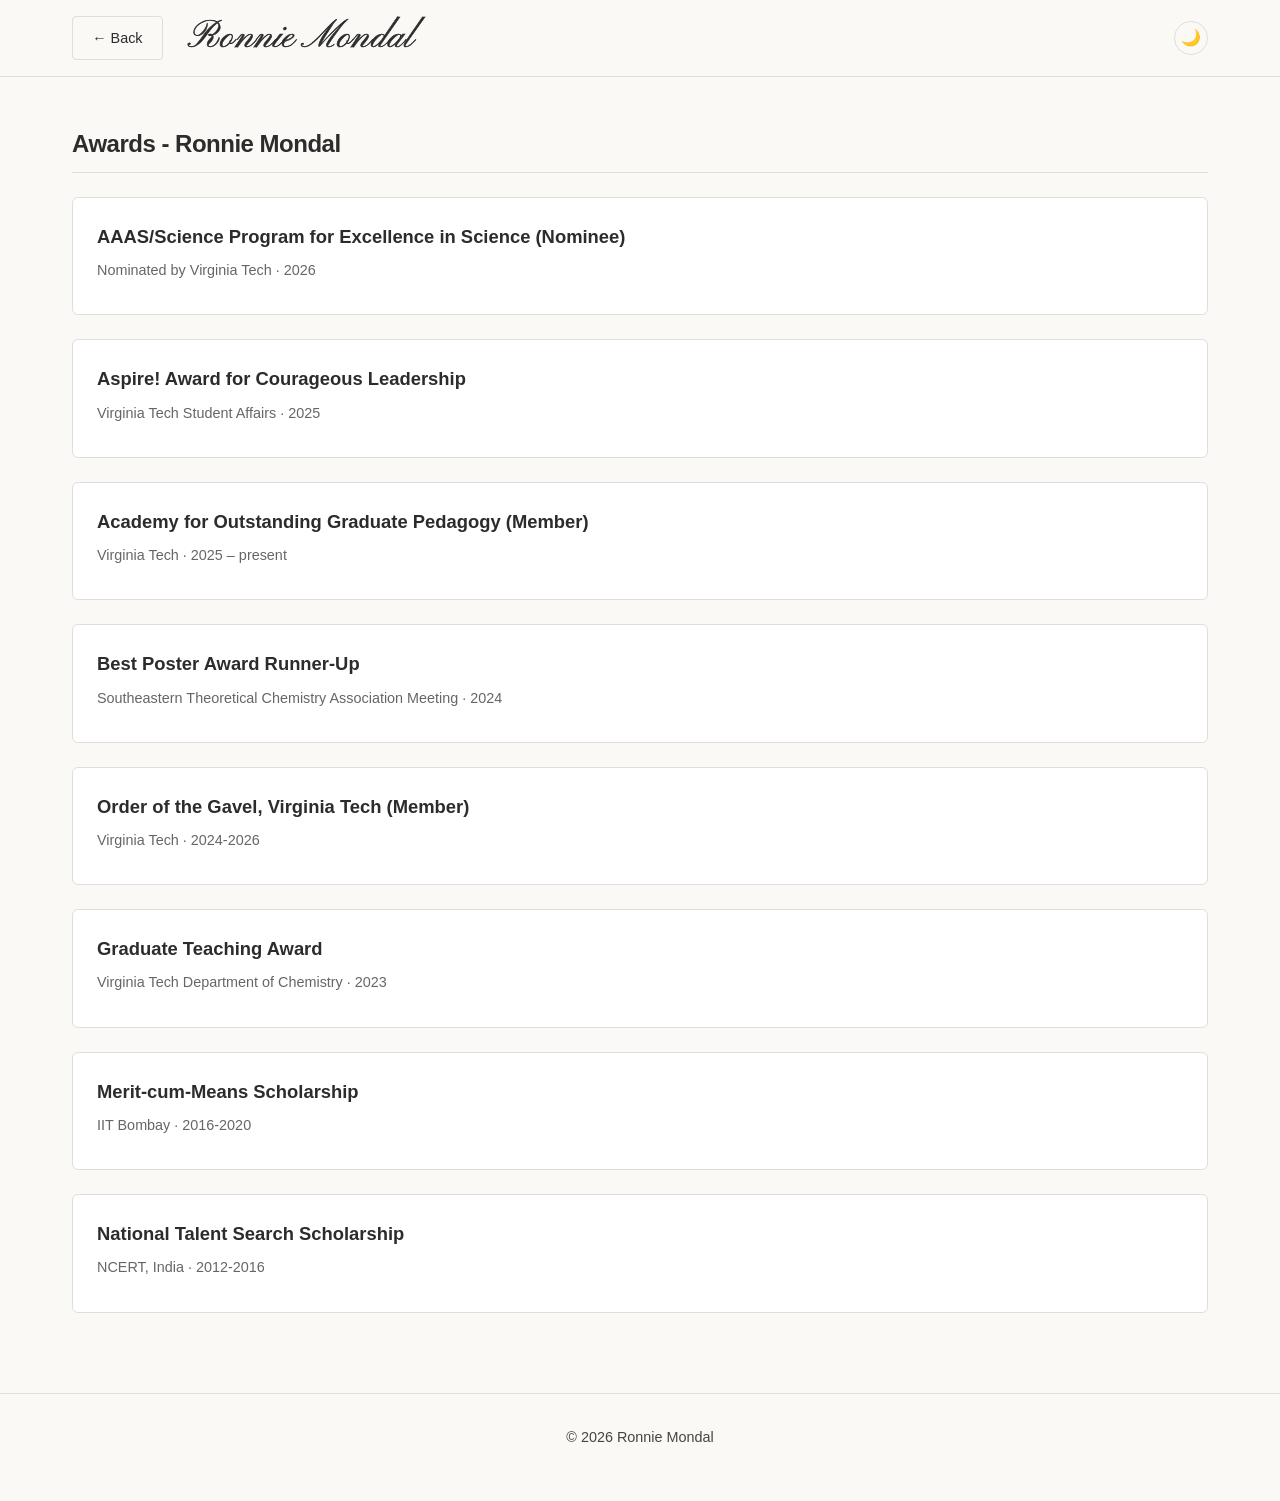
<file: awards.html>
<!DOCTYPE html>
<html lang="en">
<head>
<meta charset="UTF-8">
<meta name="viewport" content="width=device-width, initial-scale=1.0">
<title>Awards — Ronnie Mondal</title>
<script>try{var t=localStorage.getItem("theme");if(!t&&matchMedia("(prefers-color-scheme: dark)").matches)t="dark";if(t)document.documentElement.dataset.theme=t}catch(e){}</script>
<link rel="preconnect" href="https://fonts.googleapis.com">
<link rel="preconnect" href="https://fonts.gstatic.com" crossorigin>
<link href="https://fonts.googleapis.com/css2?family=Pinyon+Script&display=swap" rel="stylesheet">
<link rel="stylesheet" href="subpage.css">
<link rel="stylesheet" href="theme.css">
</head>
<body data-translate>
<header>
  <div class="container">
    <a href="index.html" class="btn btn-outline">&larr; Back</a>
    <a href="index.html" class="sub-logo notranslate" translate="no">Ronnie Mondal</a>
    <button id="theme-toggle" class="theme-toggle" aria-label="Toggle dark mode">🌙</button>
  </div>
</header>
<div id="translate-banner">This page was translated automatically by Google Translate and may contain errors.</div>
<div class="container">
  <section>
    <h2>Awards - Ronnie Mondal</h2>
    <!-- Copy a card for each new award. Newest first: add new ones at the top. -->
    <div class="card">
      <h3>AAAS/Science Program for Excellence in Science (Nominee)</h3>
      <p class="meta">Nominated by Virginia Tech · 2026</p>
    </div>
    <div class="card">
      <h3>Aspire! Award for Courageous Leadership</h3>
      <p class="meta">Virginia Tech Student Affairs · 2025</p>
    </div>
    <div class="card">
      <h3>Academy for Outstanding Graduate Pedagogy (Member)</h3>
      <p class="meta">Virginia Tech · 2025 – present</p>
    </div>
    <div class="card">
      <h3>Best Poster Award Runner-Up</h3>
      <p class="meta">Southeastern Theoretical Chemistry Association Meeting · 2024</p>
    </div>
    <div class="card">
      <h3>Order of the Gavel, Virginia Tech (Member)</h3>
      <p class="meta">Virginia Tech · 2024-2026</p>
    </div>
    <div class="card">
      <h3>Graduate Teaching Award</h3>
      <p class="meta">Virginia Tech Department of Chemistry · 2023</p>
    </div>
    <div class="card">
      <h3>Merit-cum-Means Scholarship</h3>
      <p class="meta">IIT Bombay · 2016-2020</p>
    </div>
    <div class="card">
      <h3>National Talent Search Scholarship</h3>
      <p class="meta">NCERT, India · 2012-2016</p>
    </div>
  </section>
  </section>
</div>
<footer><div class="container"><p>© 2026 Ronnie Mondal</p></div></footer>
<div id="google_translate_element" style="position:absolute;left:-9999px;top:0"></div>
<script src="site.js"></script>
</body>
</html>
</file>
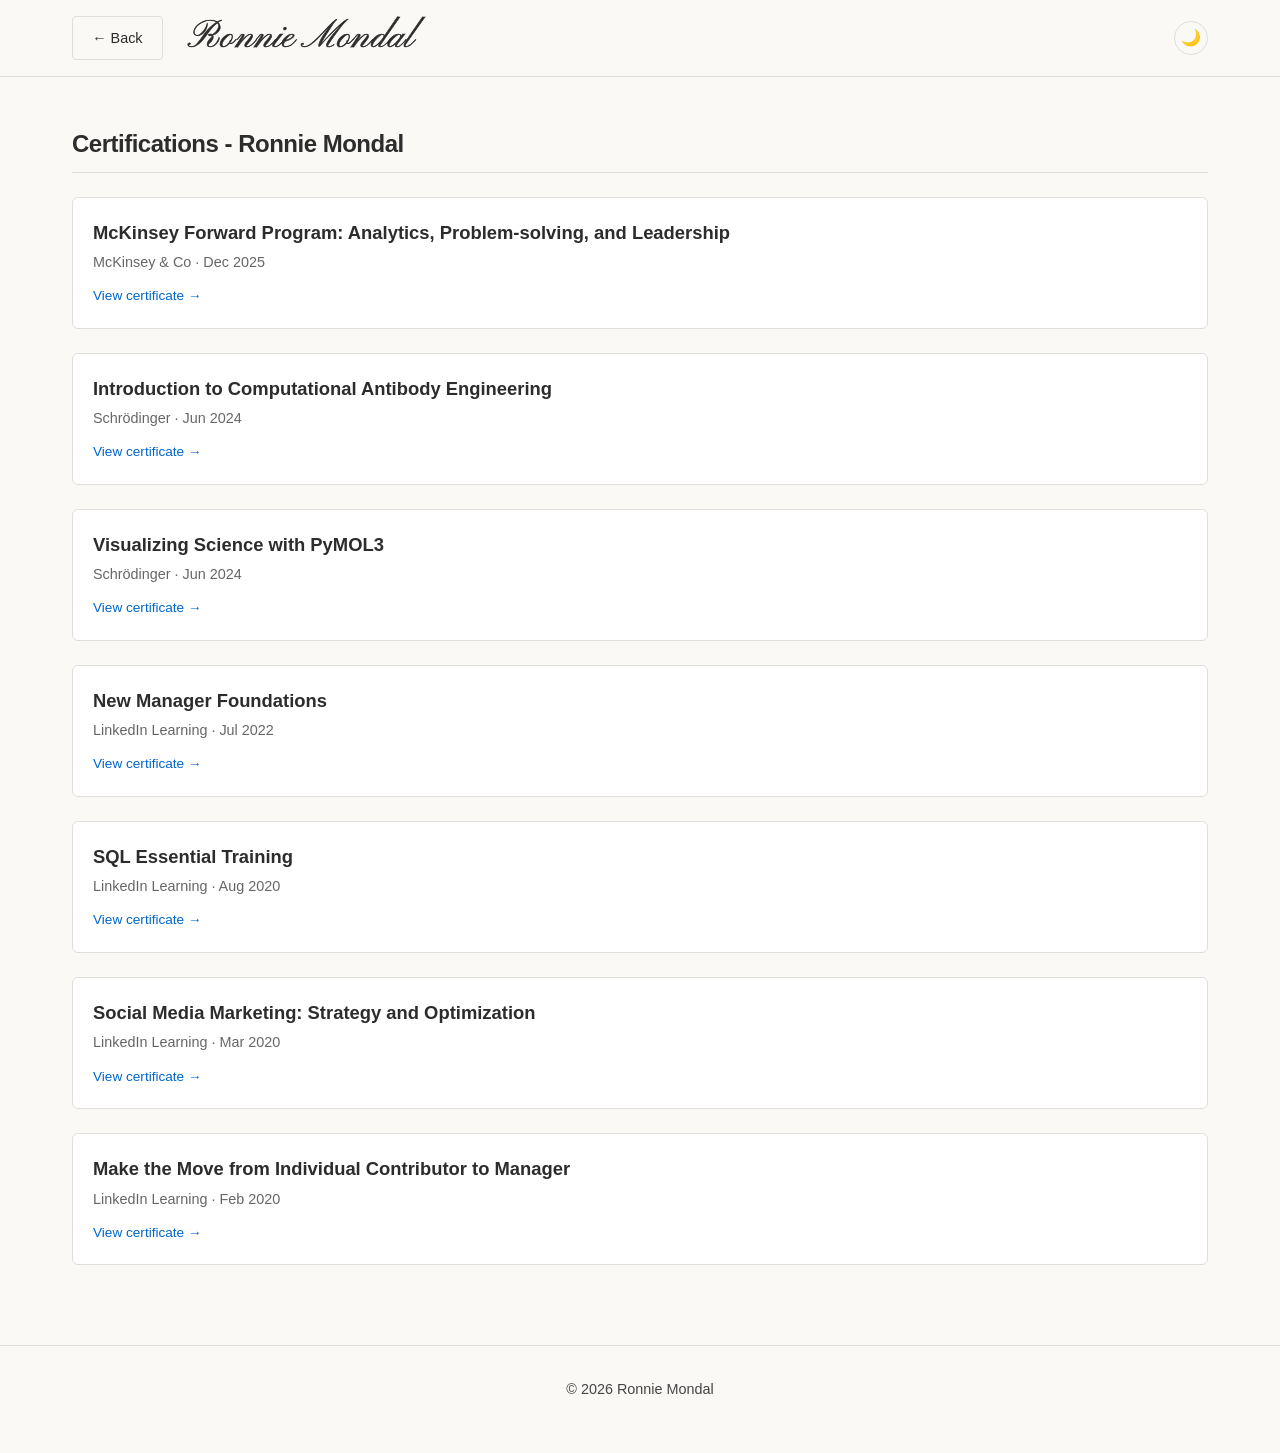
<file: certifications.html>
<!DOCTYPE html>
<html lang="en">
<head>
<meta charset="UTF-8">
<meta name="viewport" content="width=device-width, initial-scale=1.0">
<title>Certifications - Ronnie Mondal</title>
<script>try{var t=localStorage.getItem("theme");if(!t&&matchMedia("(prefers-color-scheme: dark)").matches)t="dark";if(t)document.documentElement.dataset.theme=t}catch(e){}</script>
<link rel="preconnect" href="https://fonts.googleapis.com">
<link rel="preconnect" href="https://fonts.gstatic.com" crossorigin>
<link href="https://fonts.googleapis.com/css2?family=Pinyon+Script&display=swap" rel="stylesheet">
<link rel="stylesheet" href="subpage.css">
<link rel="stylesheet" href="theme.css">
<style>
.news-card{display:grid;grid-template-columns:220px 1fr;gap:1.25rem;color:inherit;text-decoration:none;padding:0;overflow:hidden}
.news-card:hover{border-color:var(--accent-color)}
.news-img{background:var(--border-color) center/cover no-repeat;min-height:140px}
.news-body{padding:1.25rem 1.25rem 1.25rem 0}
.news-body h3{margin-bottom:.25rem}
.news-desc{color:var(--text-color);opacity:.8;font-size:.95rem;margin:.25rem 0 .75rem;display:-webkit-box;-webkit-line-clamp:3;-webkit-box-orient:vertical;overflow:hidden}
.news-link{color:var(--accent-color);font-size:.85rem}
@media(max-width:700px){.news-card{grid-template-columns:1fr}.news-body{padding:0 1.25rem 1.25rem}.news-img{min-height:160px}}
</style>
</head>
<body data-translate>
<header>
  <div class="container">
    <a href="index.html" class="btn btn-outline">&larr; Back</a>
    <a href="index.html" class="sub-logo notranslate" translate="no">Ronnie Mondal</a>
    <button id="theme-toggle" class="theme-toggle" aria-label="Toggle dark mode">🌙</button>
  </div>
</header>
<div id="translate-banner">This page was translated automatically by Google Translate and may contain errors.</div>
<div class="container">
  <section>
    <h2>Certifications - Ronnie Mondal</h2>
    <div class="notranslate" translate="no" id="news"></div>
  </section>
</div>
<footer><div class="container"><p>© 2026 Ronnie Mondal</p></div></footer>
<div id="google_translate_element" style="position:absolute;left:-9999px;top:0"></div>
<script>
/* ===== YOUR CERTIFICATIONS LIST =====
   Newest first: the page shows them in exactly this order, so add each new certificate at the TOP of the list.
   Fields: title, url, meta (the line under the title, e.g. issuer and date).
   Optional: image:"https://...", description:"..." (used instead of the auto preview). */
const CERTS = [
  { title: "McKinsey Forward Program: Analytics, Problem-solving, and Leadership",
    url: "https://www.credly.com/badges/cb0b14db-1385-4b53-b825-1bf861ab8fe1/linked_in_profile",
    meta: "McKinsey & Co · Dec 2025" },
  { title: "Introduction to Computational Antibody Engineering",
    url: "https://courses.schrodinger.com/certificates/kge5ll6pyv",
    meta: "Schrödinger · Jun 2024" },
  { title: "Visualizing Science with PyMOL3",
    url: "https://courses.schrodinger.com/certificates/rf0vjykfw9",
    meta: "Schrödinger · Jun 2024" },
  { title: "New Manager Foundations",
    url: "https://www.linkedin.com/learning/certificates/fe908085470d20bf7ccb804bfbc8316dabe9bea231bc570358fb5735e531d1f5",
    meta: "LinkedIn Learning · Jul 2022" },
  { title: "SQL Essential Training",
    url: "https://www.linkedin.com/learning/certificates/70cb99d055da6b7e5c38d8b25e03194c35346212ded0f88345b2d361661a5159",
    meta: "LinkedIn Learning · Aug 2020" },
  { title: "Social Media Marketing: Strategy and Optimization",
    url: "https://www.linkedin.com/learning/certificates/d608581a51f02c1441774c9f779c63da2b79df919ff332e36125eebdf5cbe228",
    meta: "LinkedIn Learning · Mar 2020" },
  { title: "Make the Move from Individual Contributor to Manager",
    url: "https://www.linkedin.com/learning/certificates/1b8e4da388715a1e022036a1232b556d7f523adc5414886c1eb90d6305539eef",
    meta: "LinkedIn Learning · Feb 2020" }
];

const box = document.getElementById("news");
const esc = s => String(s).replace(/&/g,"&amp;").replace(/</g,"&lt;").replace(/>/g,"&gt;").replace(/"/g,"&quot;");
const host = u => { try { return new URL(u).hostname.replace(/^www\./,""); } catch(e){ return u; } };

async function preview(item){
  if(item.image || item.description) return {image:item.image, description:item.description};
  const key = "newsprev:" + item.url;
  try{ const c = localStorage.getItem(key); if(c) return JSON.parse(c); }catch(e){}
  try{
    const r = await fetch("https://api.microlink.io/?url=" + encodeURIComponent(item.url));
    const j = await r.json();
    if(j.status !== "success") return {};
    const p = {image:j.data.image && j.data.image.url, description:j.data.description, publisher:j.data.publisher};
    try{ localStorage.setItem(key, JSON.stringify(p)); }catch(e){}
    return p;
  }catch(e){ return {}; }
}

CERTS.forEach(item => {
  const a = document.createElement("a");
  a.className = "card news-card";
  a.href = item.url; a.target = "_blank"; a.rel = "noopener";
  a.innerHTML = "<div class='news-img'></div><div class='news-body'><h3>" + esc(item.title) +
    "</h3><p class='meta'>" + esc(item.meta || host(item.url)) + "</p><p class='news-desc'></p><span class='news-link'>View certificate →</span></div>";
  box.appendChild(a);
  preview(item).then(p => {
    if(p.image) a.querySelector(".news-img").style.backgroundImage = "url('" + p.image.replace(/'/g,"%27") + "')";
    else a.querySelector(".news-img").style.display = "none", a.style.gridTemplateColumns = "1fr", a.querySelector(".news-body").style.padding = "1.25rem";
    if(p.description) a.querySelector(".news-desc").textContent = p.description; else a.querySelector(".news-desc").remove();
    if(p.publisher && !item.meta) a.querySelector(".meta").textContent = p.publisher + " · " + host(item.url);
  });
});
</script>
<script src="site.js"></script>
</body>
</html>
</file>
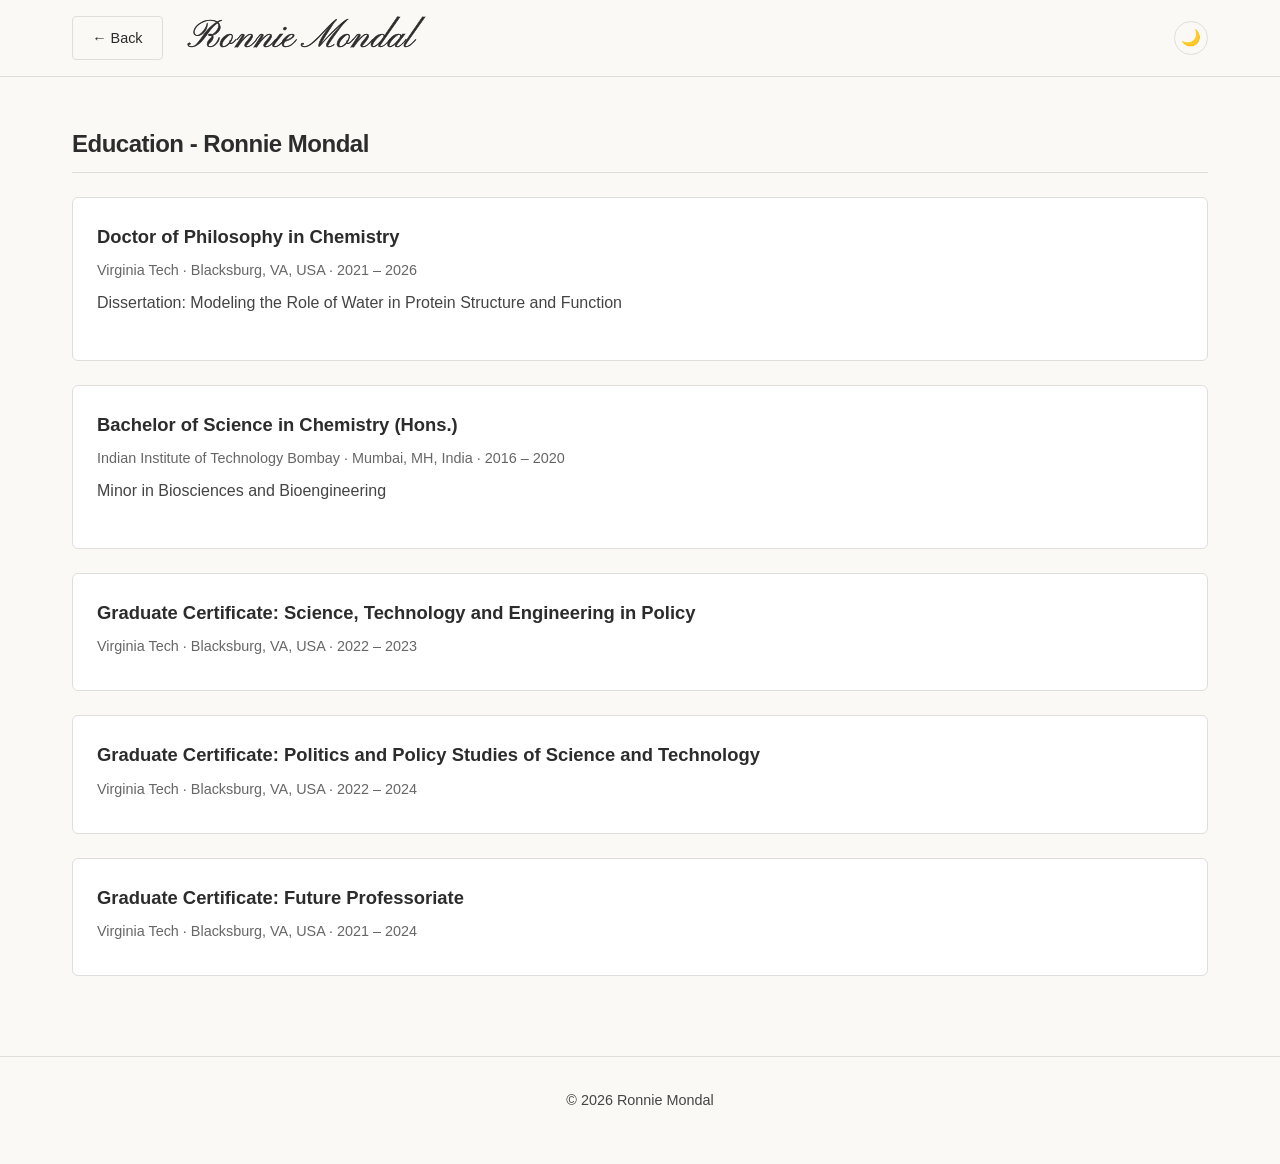
<file: education.html>
<!DOCTYPE html>
<html lang="en">
<head>
<meta charset="UTF-8">
<meta name="viewport" content="width=device-width, initial-scale=1.0">
<title>Education — Ronnie Mondal</title>
<script>try{var t=localStorage.getItem("theme");if(!t&&matchMedia("(prefers-color-scheme: dark)").matches)t="dark";if(t)document.documentElement.dataset.theme=t}catch(e){}</script>
<link rel="preconnect" href="https://fonts.googleapis.com">
<link rel="preconnect" href="https://fonts.gstatic.com" crossorigin>
<link href="https://fonts.googleapis.com/css2?family=Pinyon+Script&display=swap" rel="stylesheet">
<link rel="stylesheet" href="subpage.css">
<link rel="stylesheet" href="theme.css">
</head>
<body data-translate>
<header>
  <div class="container">
    <a href="index.html" class="btn btn-outline">&larr; Back</a>
    <a href="index.html" class="sub-logo notranslate" translate="no">Ronnie Mondal</a>
    <button id="theme-toggle" class="theme-toggle" aria-label="Toggle dark mode">🌙</button>
  </div>
</header>
<div id="translate-banner">This page was translated automatically by Google Translate and may contain errors.</div>
<div class="container">
    <section>
    <h2>Education - Ronnie Mondal</h2>
    <div class="card">
      <h3>Doctor of Philosophy in Chemistry</h3>
      <p class="meta">Virginia Tech · Blacksburg, VA, USA · 2021 – 2026</p>
      <p>Dissertation: Modeling the Role of Water in Protein Structure and Function</p>
    </div>
    <div class="card">
      <h3>Bachelor of Science in Chemistry (Hons.)</h3>
      <p class="meta">Indian Institute of Technology Bombay · Mumbai, MH, India · 2016 – 2020</p>
      <p>Minor in Biosciences and Bioengineering</p>
    </div>
    <div class="card">
      <h3>Graduate Certificate: Science, Technology and Engineering in Policy</h3>
      <p class="meta">Virginia Tech · Blacksburg, VA, USA · 2022 – 2023</p>
    </div>
    <div class="card">
      <h3>Graduate Certificate: Politics and Policy Studies of Science and Technology</h3>
      <p class="meta">Virginia Tech · Blacksburg, VA, USA · 2022 – 2024</p>
    </div>
    <div class="card">
      <h3>Graduate Certificate: Future Professoriate</h3>
      <p class="meta">Virginia Tech · Blacksburg, VA, USA · 2021 – 2024</p>
    </div>
  </section>
</div>
<footer><div class="container"><p>© 2026 Ronnie Mondal</p></div></footer>
<div id="google_translate_element" style="position:absolute;left:-9999px;top:0"></div>
<script src="site.js"></script>
</body>
</html>
</file>
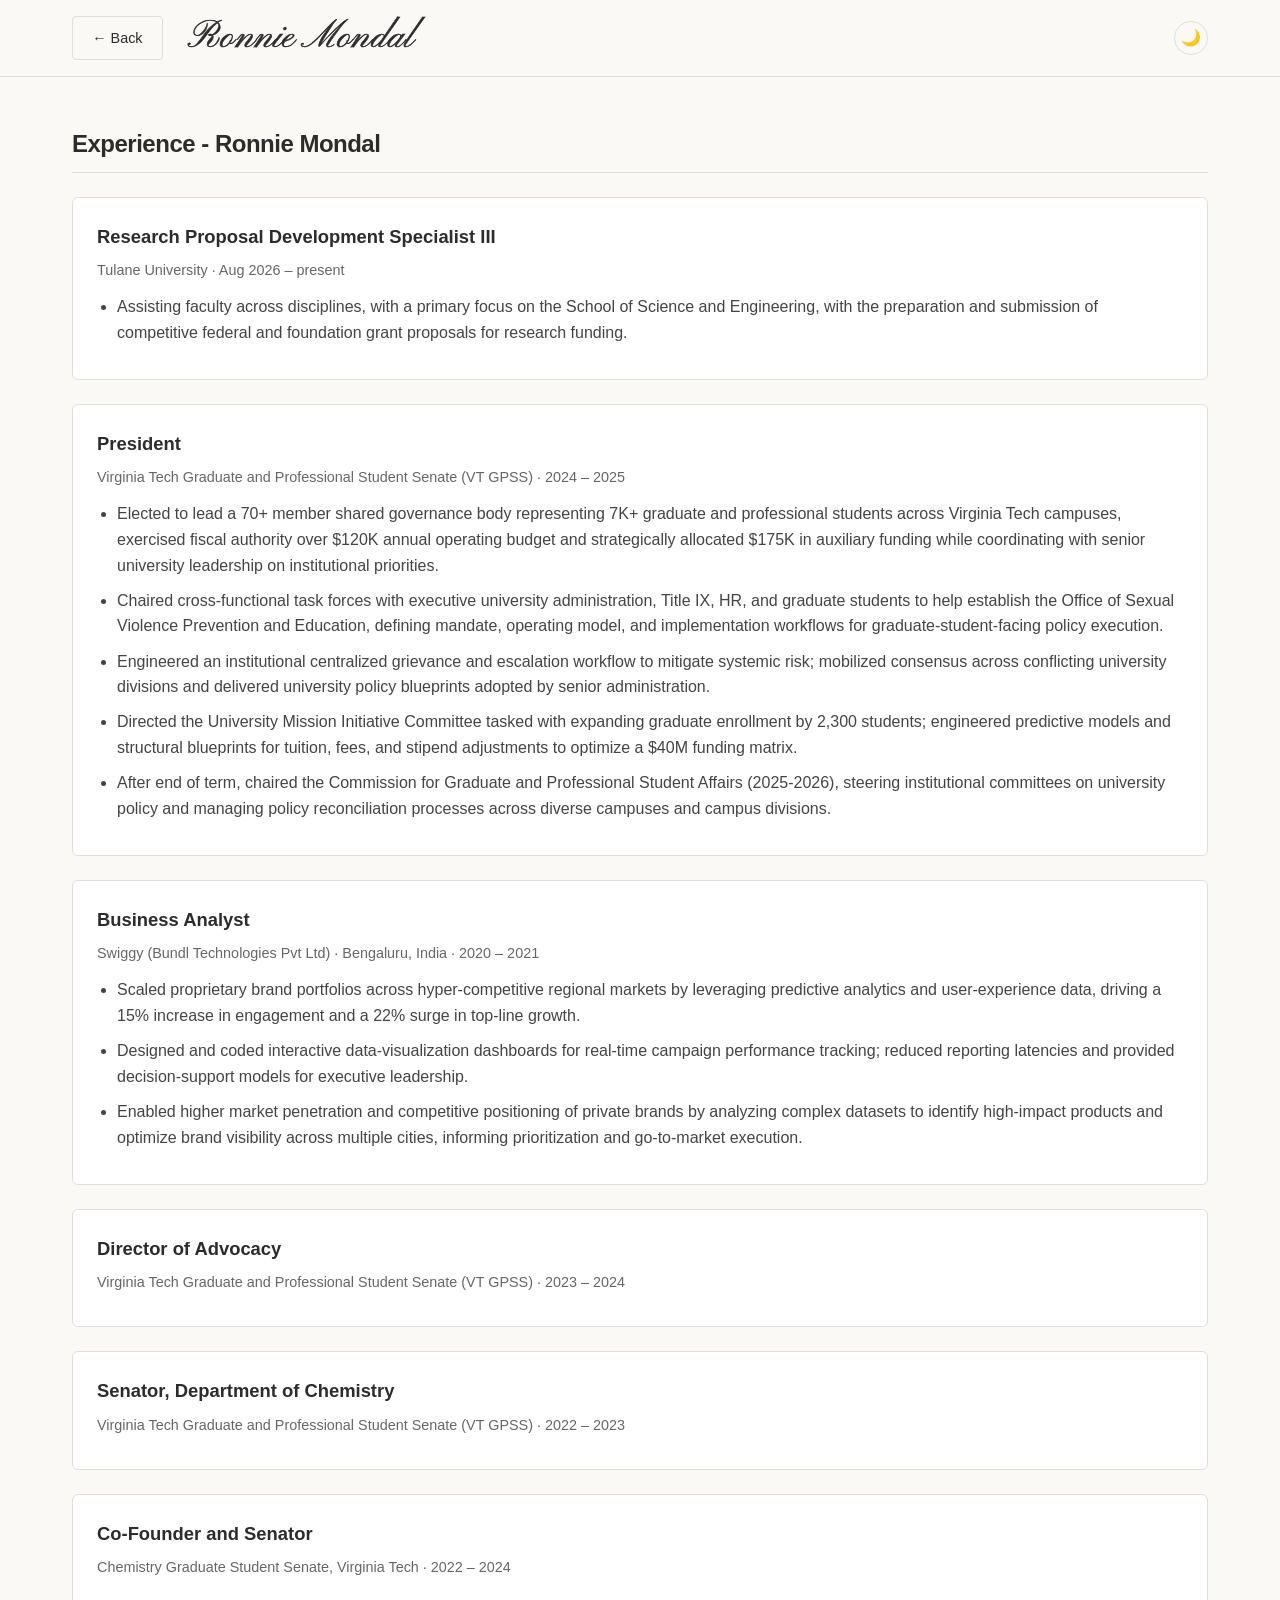
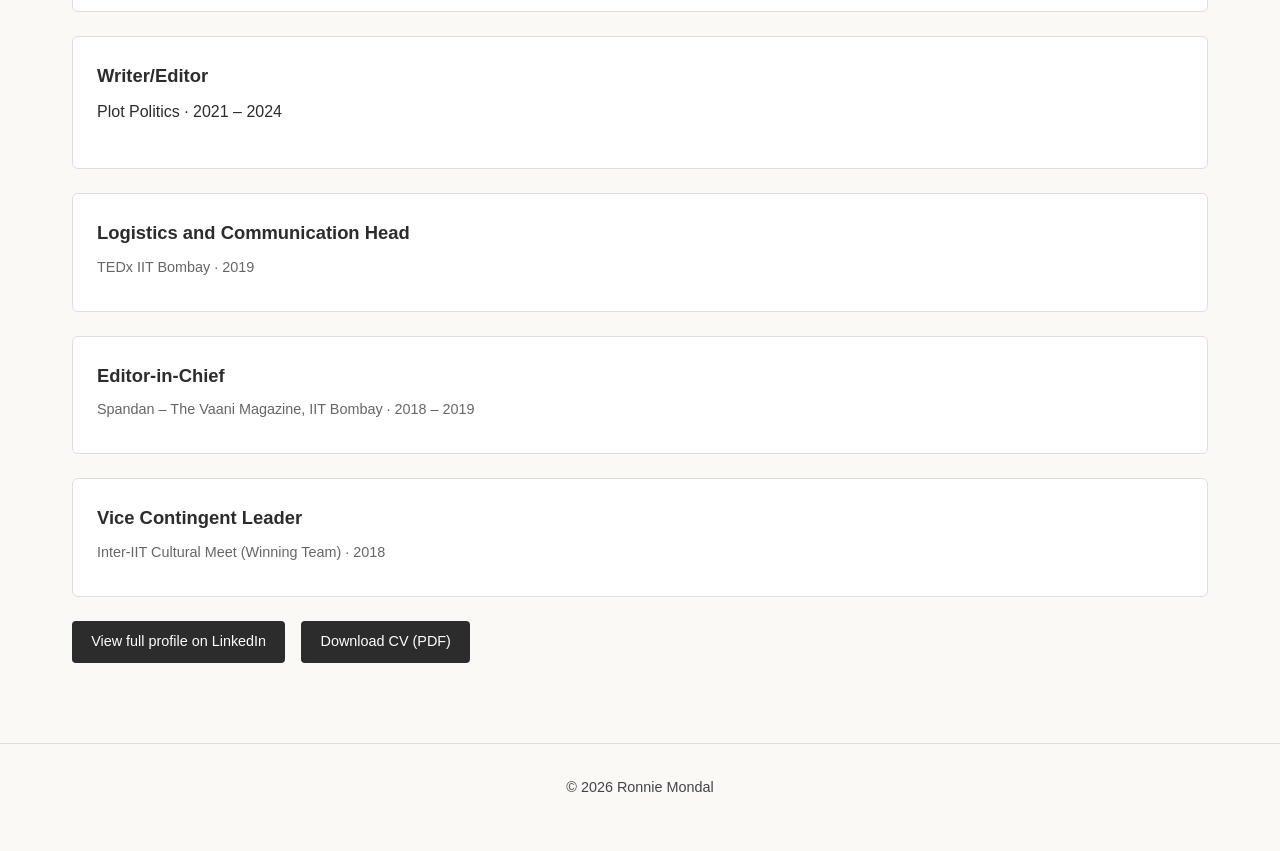
<file: experience.html>
<!DOCTYPE html>
<html lang="en">
<head>
<meta charset="UTF-8">
<meta name="viewport" content="width=device-width, initial-scale=1.0">
<title>Experience — Ronnie Mondal</title>
<script>try{var t=localStorage.getItem("theme");if(!t&&matchMedia("(prefers-color-scheme: dark)").matches)t="dark";if(t)document.documentElement.dataset.theme=t}catch(e){}</script>
<link rel="preconnect" href="https://fonts.googleapis.com">
<link rel="preconnect" href="https://fonts.gstatic.com" crossorigin>
<link href="https://fonts.googleapis.com/css2?family=Pinyon+Script&display=swap" rel="stylesheet">
<link rel="stylesheet" href="subpage.css">
<link rel="stylesheet" href="theme.css">
</head>
<body data-translate>
<header>
  <div class="container">
    <a href="index.html" class="btn btn-outline">&larr; Back</a>
    <a href="index.html" class="sub-logo notranslate" translate="no">Ronnie Mondal</a>
    <button id="theme-toggle" class="theme-toggle" aria-label="Toggle dark mode">🌙</button>
  </div>
</header>
<div id="translate-banner">This page was translated automatically by Google Translate and may contain errors.</div>
<div class="container">
    <section>
    <h2>Experience - Ronnie Mondal</h2>
    <div class="card">
      <h3>Research Proposal Development Specialist III</h3>
      <p class="meta">Tulane University · Aug 2026 – present</p>
      <ul>
        <li>Assisting faculty across disciplines, with a primary focus on the School of Science and Engineering, with the preparation and submission of competitive federal and foundation grant proposals for research funding.</li>
      </ul>
    </div>
    <div class="card">
      <h3>President</h3>
      <p class="meta">Virginia Tech Graduate and Professional Student Senate (VT GPSS) · 2024 – 2025</p>
      <ul>
        <li>Elected to lead a 70+ member shared governance body representing 7K+ graduate and professional students across Virginia Tech campuses, exercised fiscal authority over $120K annual operating budget and strategically allocated $175K in auxiliary funding while coordinating with senior university leadership on institutional priorities.</li>
        <li>Chaired cross-functional task forces with executive university administration, Title IX, HR, and graduate students to help establish the Office of Sexual Violence Prevention and Education, defining mandate, operating model, and implementation workflows for graduate-student-facing policy execution.</li>
        <li>Engineered an institutional centralized grievance and escalation workflow to mitigate systemic risk; mobilized consensus across conflicting university divisions and delivered university policy blueprints adopted by senior administration.</li>
        <li>Directed the University Mission Initiative Committee tasked with expanding graduate enrollment by 2,300 students; engineered predictive models and structural blueprints for tuition, fees, and stipend adjustments to optimize a $40M funding matrix.</li>
        <li>After end of term, chaired the Commission for Graduate and Professional Student Affairs (2025-2026), steering institutional committees on university policy and managing policy reconciliation processes across diverse campuses and campus divisions.</li>
      </ul>
    </div>
    <div class="card">
      <h3>Business Analyst</h3>
      <p class="meta">Swiggy (Bundl Technologies Pvt Ltd) · Bengaluru, India · 2020 – 2021</p>
      <ul>
        <li>Scaled proprietary brand portfolios across hyper-competitive regional markets by leveraging predictive analytics and user-experience data, driving a 15% increase in engagement and a 22% surge in top-line growth.</li>
        <li>Designed and coded interactive data-visualization dashboards for real-time campaign performance tracking; reduced reporting latencies and provided decision-support models for executive leadership.</li>
        <li>Enabled higher market penetration and competitive positioning of private brands by analyzing complex datasets to identify high-impact products and optimize brand visibility across multiple cities, informing prioritization and go-to-market execution.</li>
      </ul>
    </div>
    <div class="card">
      <h3>Director of Advocacy</h3>
      <p class="meta">Virginia Tech Graduate and Professional Student Senate (VT GPSS) · 2023 – 2024</p>
    </div>
    <div class="card">
      <h3>Senator, Department of Chemistry</h3>
      <p class="meta">Virginia Tech Graduate and Professional Student Senate (VT GPSS) · 2022 – 2023</p>
    </div>
    <div class="card">
      <h3>Co-Founder and Senator</h3>
      <p class="meta">Chemistry Graduate Student Senate, Virginia Tech · 2022 – 2024</p>
    </div>
    <div class="card">
      <h3>Writer/Editor</h3>
      Plot Politics</a> · 2021 – 2024</p>
    </div>
    <div class="card">
      <h3>Logistics and Communication Head</h3>
      <p class="meta">TEDx IIT Bombay · 2019</p>
    </div>
    <div class="card">
      <h3>Editor-in-Chief</h3>
      <p class="meta">Spandan – The Vaani Magazine, IIT Bombay · 2018 – 2019</p>
    </div>
    <div class="card">
      <h3>Vice Contingent Leader</h3>
      <p class="meta">Inter-IIT Cultural Meet (Winning Team) · 2018</p>
    </div>
    <div class="btn-group">
      <a href="https://www.linkedin.com/in/ronnie-mondal" class="btn" target="_blank" rel="noopener">View full profile on LinkedIn</a>
      <a href="files/CV_RonnieMondal.pdf" class="btn" target="_blank" rel="noopener">Download CV (PDF)</a>
    </div>
  </section>
</div>
<footer><div class="container"><p>© 2026 Ronnie Mondal</p></div></footer>
<div id="google_translate_element" style="position:absolute;left:-9999px;top:0"></div>
<script src="site.js"></script>
</body>
</html>
</file>
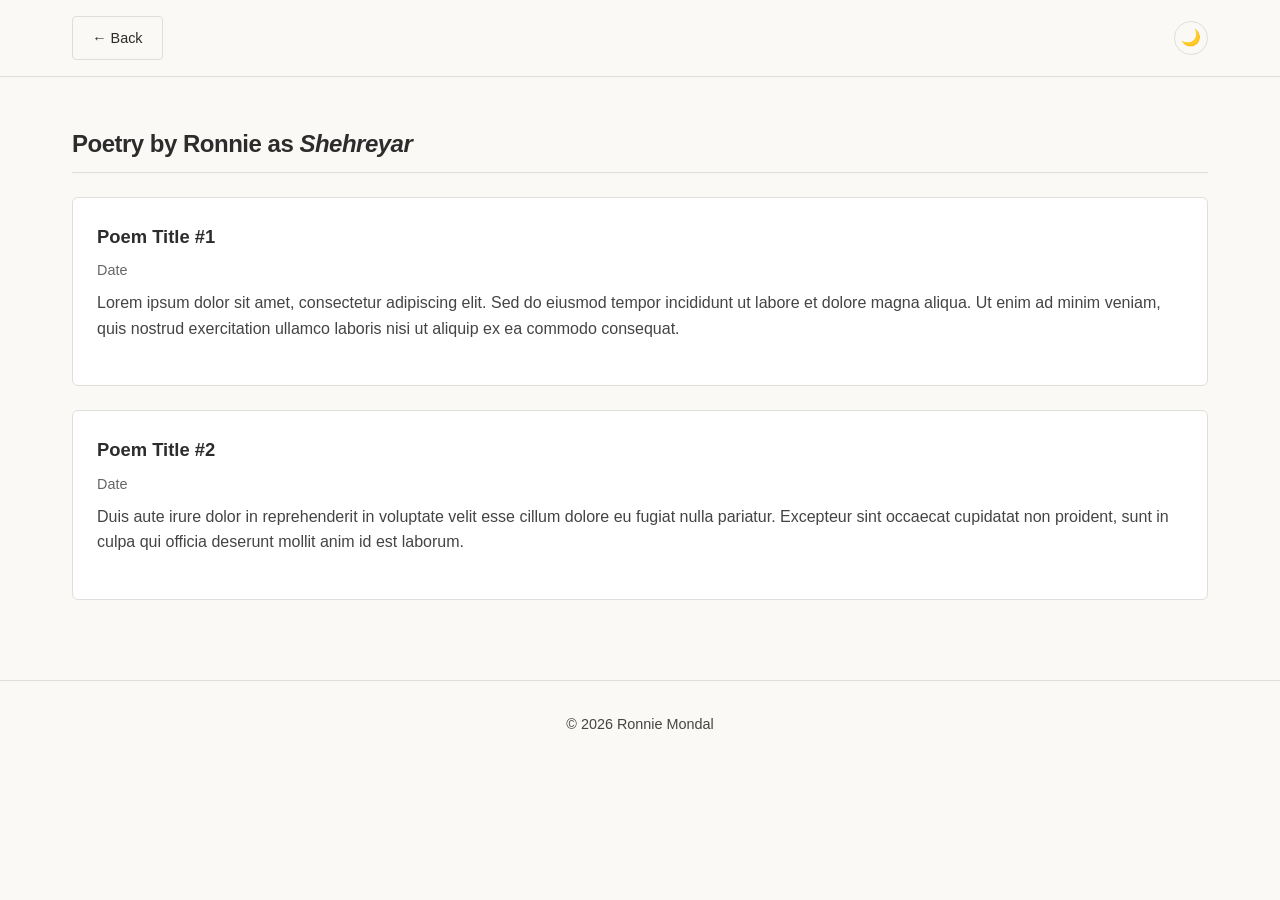
<file: musings.html>
<!DOCTYPE html>
<html lang="en">
<head>
<meta charset="UTF-8">
<meta name="viewport" content="width=device-width, initial-scale=1.0">
<title>Poetry by Shehreyar</title>
<script>try{var t=localStorage.getItem("theme");if(!t&&matchMedia("(prefers-color-scheme: dark)").matches)t="dark";if(t)document.documentElement.dataset.theme=t}catch(e){}</script>
<link rel="stylesheet" href="subpage.css">
<link rel="stylesheet" href="theme.css">
</head>
<body data-translate>
<header>
  <div class="container">
    <a href="index.html" class="btn btn-outline">&larr; Back</a>
    <button id="theme-toggle" class="theme-toggle" aria-label="Toggle dark mode">🌙</button>
  </div>
</header>
<div id="translate-banner">This page was translated automatically by Google Translate and may contain errors.</div>
<div class="container">
  <section>
    <h2>Poetry by Ronnie as <em>Shehreyar</em> </h2>
    <div class="notranslate" translate="no">
      <div class="card"><h3>Poem Title #1</h3><p class="meta">Date</p><p>Lorem ipsum dolor sit amet, consectetur adipiscing elit. Sed do eiusmod tempor incididunt ut labore et dolore magna aliqua. Ut enim ad minim veniam, quis nostrud exercitation ullamco laboris nisi ut aliquip ex ea commodo consequat.</p></div>
      <div class="card"><h3>Poem Title #2</h3><p class="meta">Date</p><p>Duis aute irure dolor in reprehenderit in voluptate velit esse cillum dolore eu fugiat nulla pariatur. Excepteur sint occaecat cupidatat non proident, sunt in culpa qui officia deserunt mollit anim id est laborum.</p></div>
    </div>
  </section>
</div>
<footer><div class="container"><p>© 2026 Ronnie Mondal</p></div></footer>
<div id="google_translate_element" style="position:absolute;left:-9999px;top:0"></div>
<script src="site.js"></script>
</body>
</html>
</file>
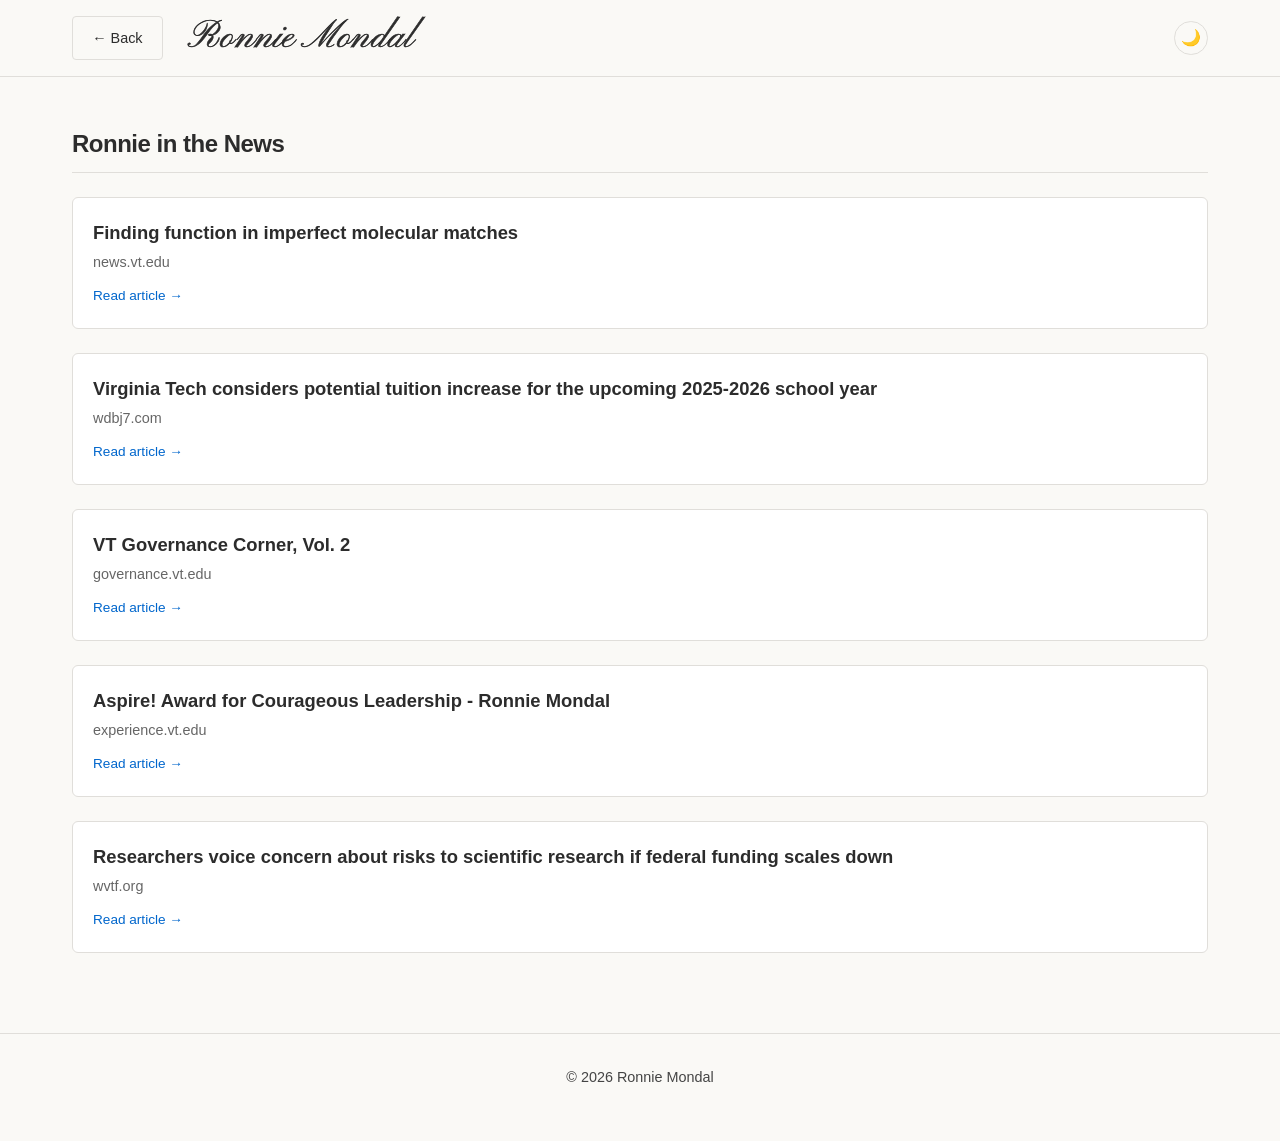
<file: news.html>
<!DOCTYPE html>
<html lang="en">
<head>
<meta charset="UTF-8">
<meta name="viewport" content="width=device-width, initial-scale=1.0">
<title>Ronnie in the News</title>
<script>try{var t=localStorage.getItem("theme");if(!t&&matchMedia("(prefers-color-scheme: dark)").matches)t="dark";if(t)document.documentElement.dataset.theme=t}catch(e){}</script>
<link rel="preconnect" href="https://fonts.googleapis.com">
<link rel="preconnect" href="https://fonts.gstatic.com" crossorigin>
<link href="https://fonts.googleapis.com/css2?family=Pinyon+Script&display=swap" rel="stylesheet">
<link rel="stylesheet" href="subpage.css">
<link rel="stylesheet" href="theme.css">
<style>
.news-card{display:grid;grid-template-columns:220px 1fr;gap:1.25rem;color:inherit;text-decoration:none;padding:0;overflow:hidden}
.news-card:hover{border-color:var(--accent-color)}
.news-img{background:var(--border-color) center/cover no-repeat;min-height:140px}
.news-body{padding:1.25rem 1.25rem 1.25rem 0}
.news-body h3{margin-bottom:.25rem}
.news-desc{color:var(--text-color);opacity:.8;font-size:.95rem;margin:.25rem 0 .75rem;display:-webkit-box;-webkit-line-clamp:3;-webkit-box-orient:vertical;overflow:hidden}
.news-link{color:var(--accent-color);font-size:.85rem}
@media(max-width:700px){.news-card{grid-template-columns:1fr}.news-body{padding:0 1.25rem 1.25rem}.news-img{min-height:160px}}
</style>
</head>
<body data-translate>
<header>
  <div class="container">
    <a href="index.html" class="btn btn-outline">&larr; Back</a>
    <a href="index.html" class="sub-logo notranslate" translate="no">Ronnie Mondal</a>
    <button id="theme-toggle" class="theme-toggle" aria-label="Toggle dark mode">🌙</button>
  </div>
</header>
<div id="translate-banner">This page was translated automatically by Google Translate and may contain errors.</div>
<div class="container">
  <section>
    <h2>Ronnie in the News</h2>
    <div class="notranslate" translate="no" id="news"></div>
  </section>
</div>
<footer><div class="container"><p>© 2026 Ronnie Mondal</p></div></footer>
<div id="google_translate_element" style="position:absolute;left:-9999px;top:0"></div>
<script>
/* ===== YOUR NEWS LIST =====
   Add each new article as a new line at the BOTTOM of this list (in the order you add them).
   The page shows the newest (last) one on top automatically.
   Optional extras per entry: image:"https://...", description:"..." (used instead of the auto preview). */
const NEWS = [
  { title: "Researchers voice concern about risks to scientific research if federal funding scales down", url: "https://www.wvtf.org/news/2025-03-24/researchers-voice-concern-about-risks-to-scientific-research-if-federal-funding-scales-down" },
  { title: "Aspire! Award for Courageous Leadership - Ronnie Mondal", url: "https://experience.vt.edu/2017/Ronnie_Mondal.html" },
  { title: "VT Governance Corner, Vol. 2", url: "https://governance.vt.edu/assets/newsletters/2024-11/index.html#/" },
  { title: "Virginia Tech considers potential tuition increase for the upcoming 2025-2026 school year", url: "https://www.wdbj7.com/2025/03/05/virginia-tech-considers-potential-tuition-increase-upcoming-2025-2026-school-year/" },
  { title: "Finding function in imperfect molecular matches", url: "https://news.vt.edu/articles/2026/05/science-chemistry-polymers-molecularmatches.html" }
];

const box = document.getElementById("news");
const esc = s => String(s).replace(/&/g,"&amp;").replace(/</g,"&lt;").replace(/>/g,"&gt;").replace(/"/g,"&quot;");
const host = u => { try { return new URL(u).hostname.replace(/^www\./,""); } catch(e){ return u; } };

async function preview(item){
  if(item.image || item.description) return {image:item.image, description:item.description};
  const key = "newsprev:" + item.url;
  try{ const c = localStorage.getItem(key); if(c) return JSON.parse(c); }catch(e){}
  try{
    const r = await fetch("https://api.microlink.io/?url=" + encodeURIComponent(item.url));
    const j = await r.json();
    if(j.status !== "success") return {};
    const p = {image:j.data.image && j.data.image.url, description:j.data.description, publisher:j.data.publisher};
    try{ localStorage.setItem(key, JSON.stringify(p)); }catch(e){}
    return p;
  }catch(e){ return {}; }
}

NEWS.slice().reverse().forEach(item => {
  const a = document.createElement("a");
  a.className = "card news-card";
  a.href = item.url; a.target = "_blank"; a.rel = "noopener";
  a.innerHTML = "<div class='news-img'></div><div class='news-body'><h3>" + esc(item.title) +
    "</h3><p class='meta'>" + esc(host(item.url)) + "</p><p class='news-desc'></p><span class='news-link'>Read article →</span></div>";
  box.appendChild(a);
  preview(item).then(p => {
    if(p.image) a.querySelector(".news-img").style.backgroundImage = "url('" + p.image.replace(/'/g,"%27") + "')";
    else a.querySelector(".news-img").style.display = "none", a.style.gridTemplateColumns = "1fr", a.querySelector(".news-body").style.padding = "1.25rem";
    if(p.description) a.querySelector(".news-desc").textContent = p.description; else a.querySelector(".news-desc").remove();
    if(p.publisher) a.querySelector(".meta").textContent = p.publisher + " · " + host(item.url);
  });
});
</script>
<script src="site.js"></script>
</body>
</html>
</file>
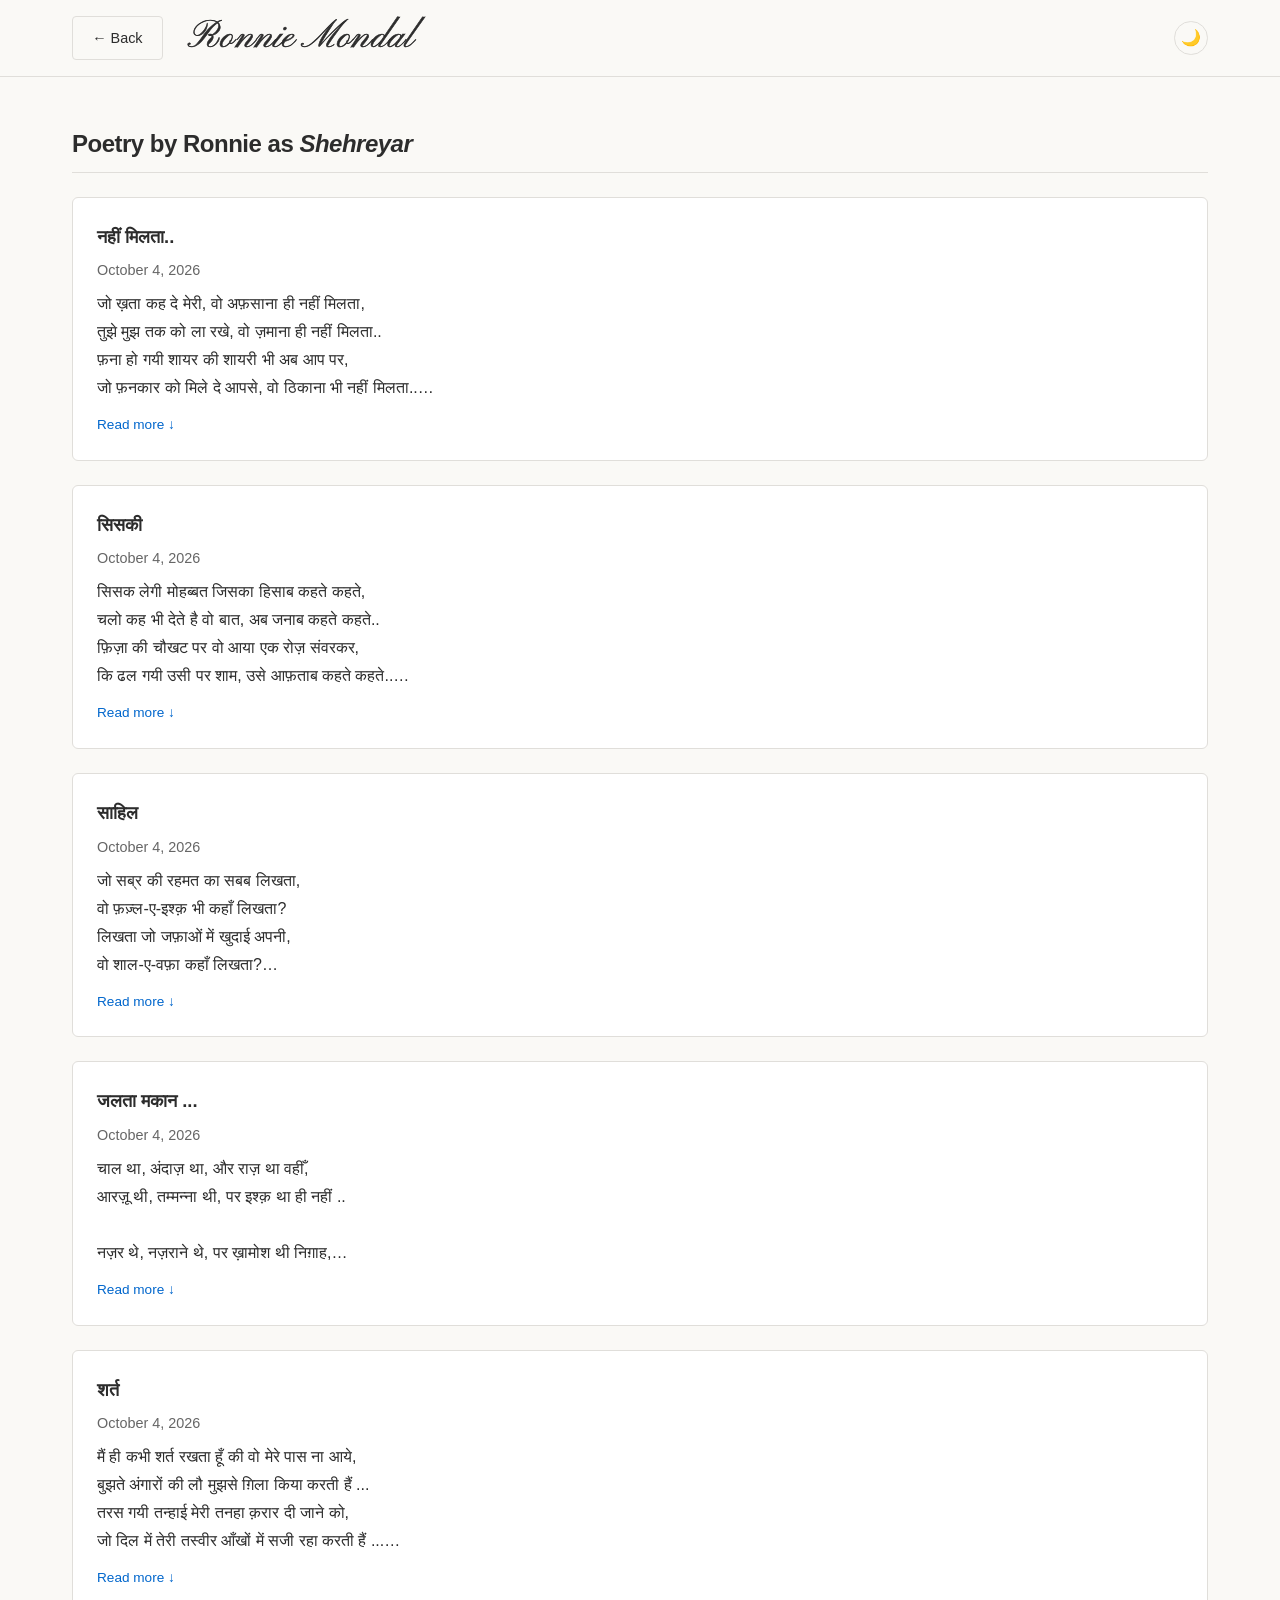
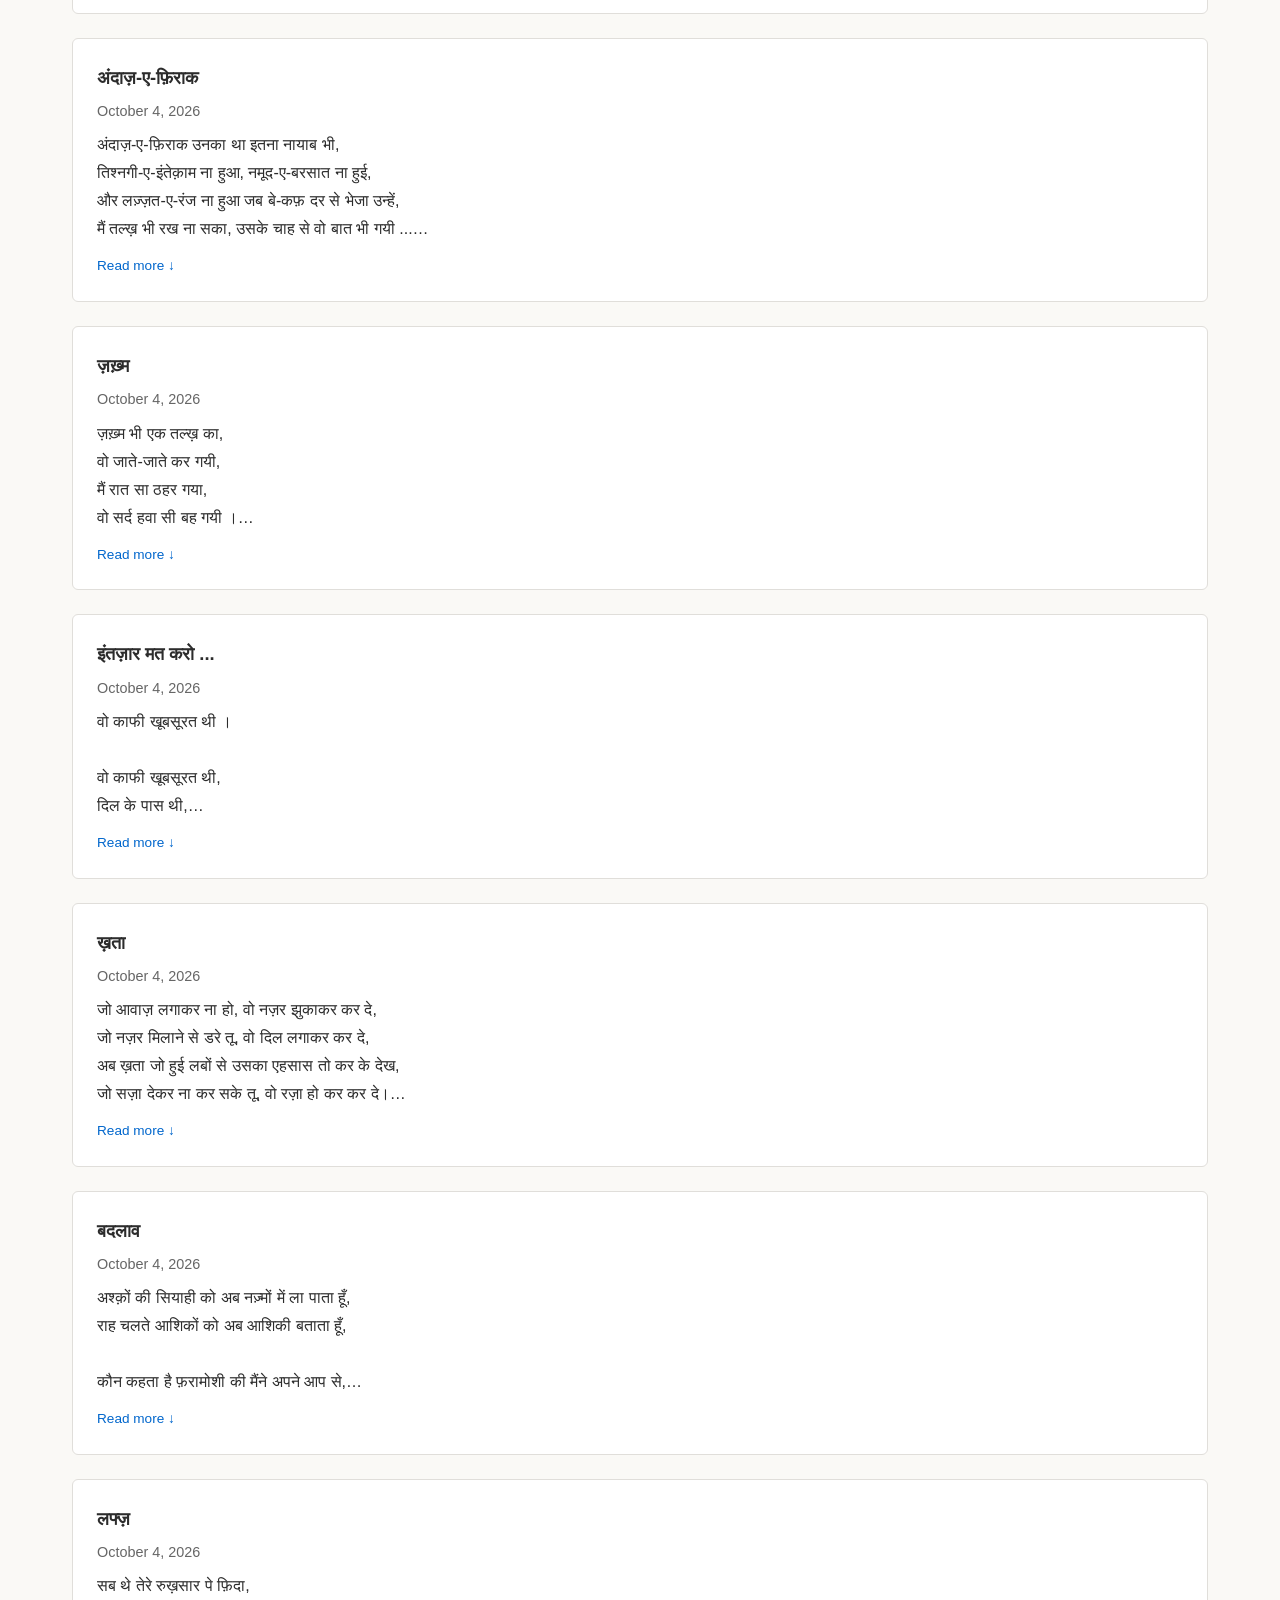
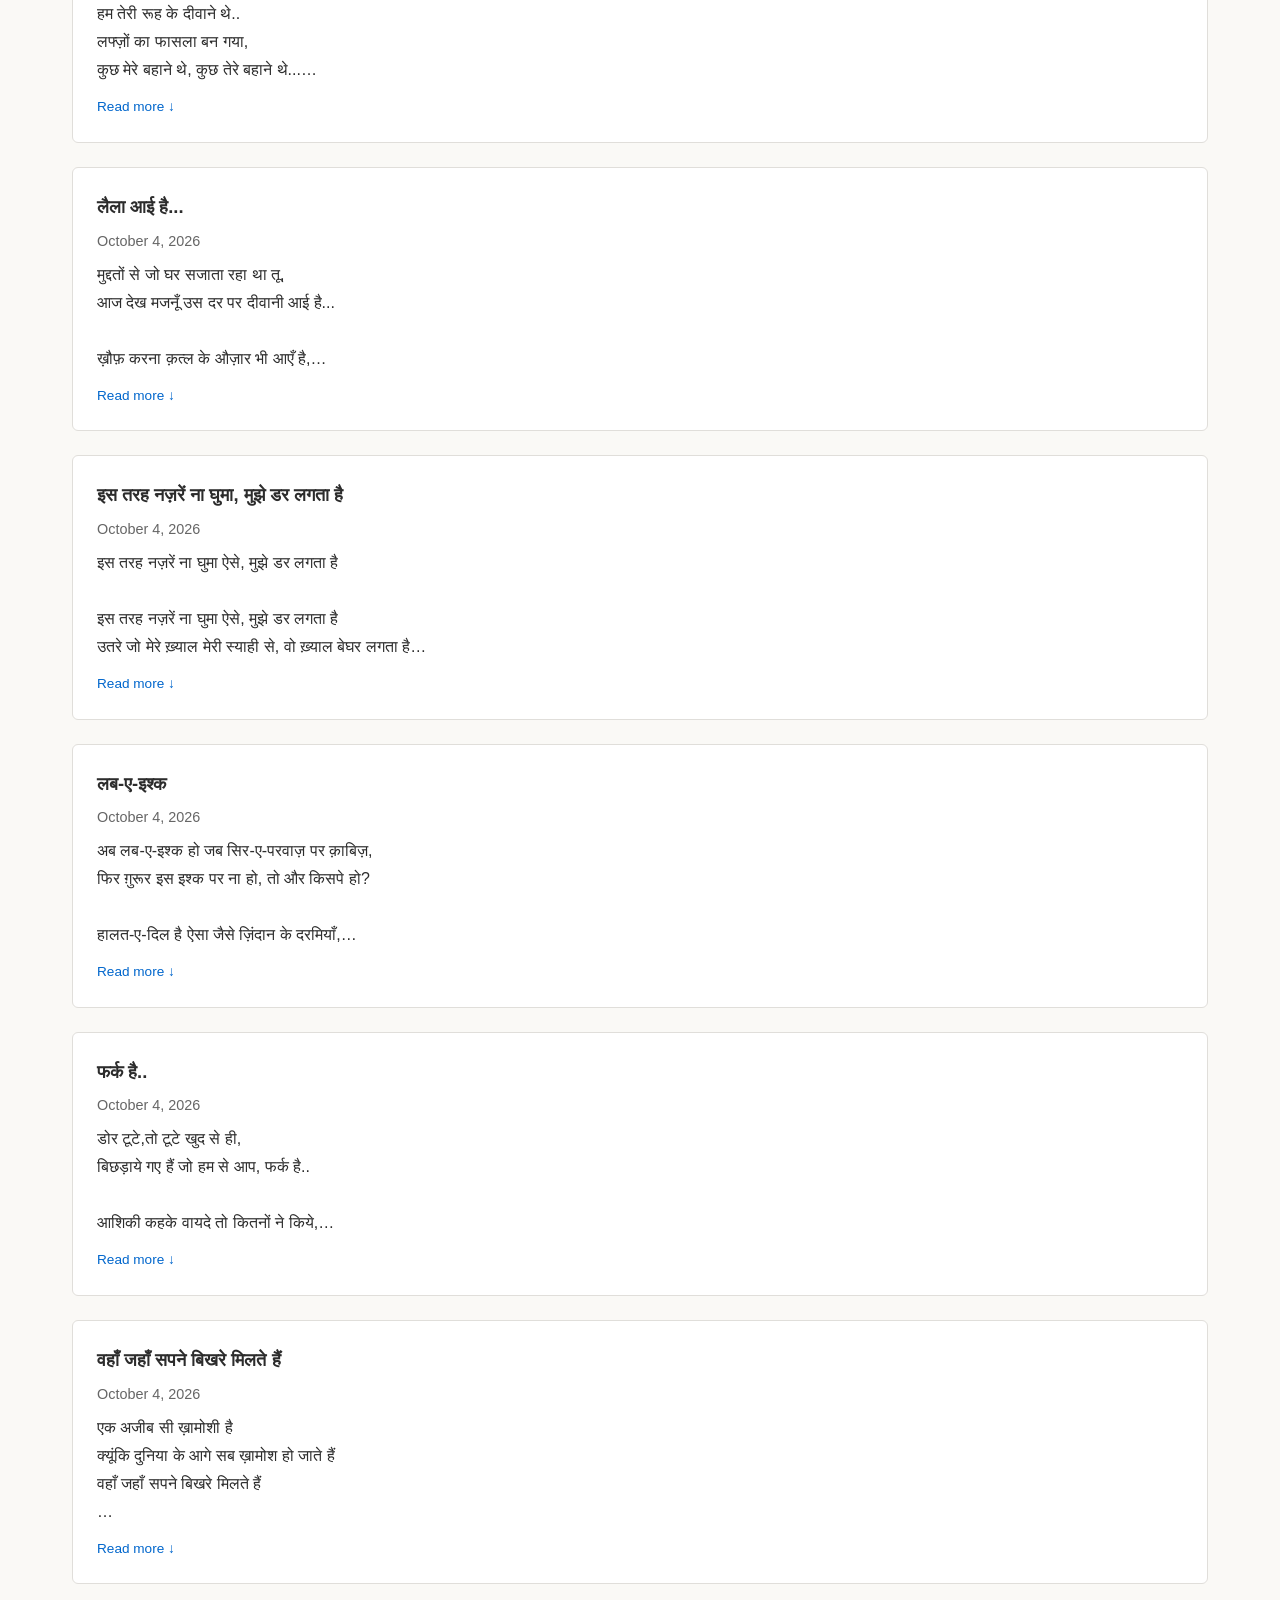
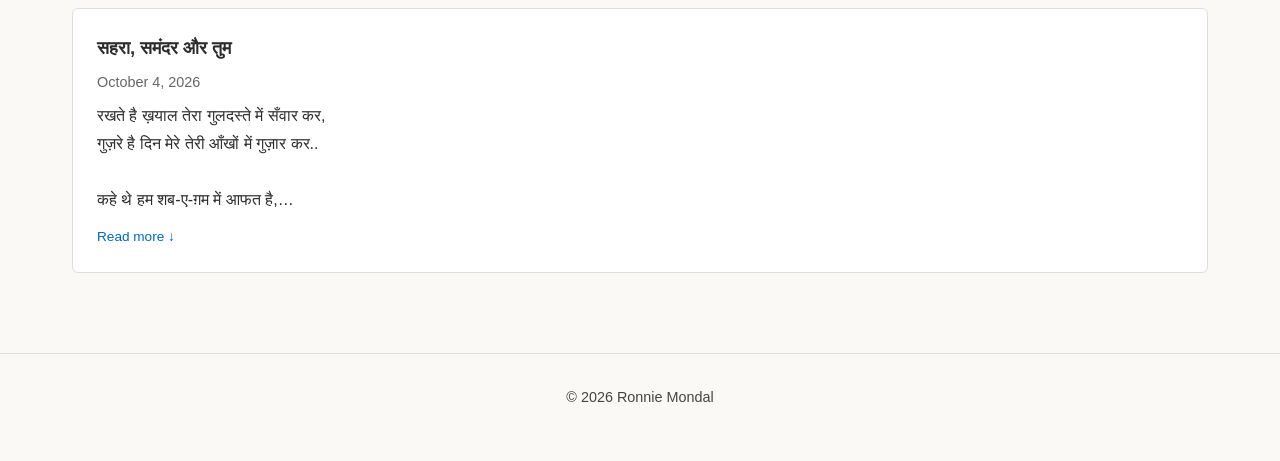
<file: poetry.html>
<!DOCTYPE html>
<html lang="en">
<head>
<meta charset="UTF-8">
<meta name="viewport" content="width=device-width, initial-scale=1.0">
<title>Poetry by Shehreyar</title>
<script>try{var t=localStorage.getItem("theme");if(!t&&matchMedia("(prefers-color-scheme: dark)").matches)t="dark";if(t)document.documentElement.dataset.theme=t}catch(e){}</script>
<link rel="preconnect" href="https://fonts.googleapis.com">
<link rel="preconnect" href="https://fonts.gstatic.com" crossorigin>
<link href="https://fonts.googleapis.com/css2?family=Pinyon+Script&display=swap" rel="stylesheet">
<link rel="stylesheet" href="subpage.css">
<link rel="stylesheet" href="theme.css">
<style>
.poem{cursor:pointer}
.poem-text{white-space:pre-wrap;line-height:1.75;color:var(--text-color);display:-webkit-box;-webkit-line-clamp:4;-webkit-box-orient:vertical;overflow:hidden}
.poem.open{border-color:var(--accent-color);cursor:default}
.poem.open .poem-text{display:block;overflow:visible}
.poem .more{color:var(--accent-color);font-size:.85rem;margin-top:.75rem}
.poem.open .more{display:none}
.poem:not(.open) .tr{display:none}
.tr{margin-top:1rem}
.tr-btn{padding:.35rem .8rem;font-size:.85rem}
</style>
</head>
<body data-translate>
<header>
  <div class="container">
    <a href="index.html" class="btn btn-outline">&larr; Back</a>
    <a href="index.html" class="sub-logo notranslate" translate="no">Ronnie Mondal</a>
    <button id="theme-toggle" class="theme-toggle" aria-label="Toggle dark mode">🌙</button>
  </div>
</header>
<div id="translate-banner">This page was translated automatically by Google Translate and may contain errors.</div>
<div class="container">
  <section>
    <h2>Poetry by Ronnie as <em>Shehreyar</em></h2>
    <div class="notranslate" translate="no" id="poems"><p>Loading poems…</p></div>
  </section>
</div>
<footer><div class="container"><p>© 2026 Ronnie Mondal</p></div></footer>
<div id="google_translate_element" style="position:absolute;left:-9999px;top:0"></div>
<script>
/* Poems are read from the poetry/ folder. poetry/index.json is generated automatically
   by the GitHub Action (newest first), so you only ever add .txt / .md files. */
const box = document.getElementById("poems");
const esc = s => s.replace(/&/g,"&amp;").replace(/</g,"&lt;").replace(/>/g,"&gt;");
const md = s => esc(s).replace(/\*\*(.+?)\*\*/g,"<strong>$1</strong>").replace(/(^|[^*])\*(?!\*)(.+?)\*/g,"$1<em>$2</em>");
const nice = f => f.replace(/\.(md|txt)$/i,"").replace(/^\d{4}-\d{2}-\d{2}[_ -]+/,"").replace(/_+/g," ").trim();

async function loadPoem(item){
  try{
    const r = await fetch("poetry/" + encodeURIComponent(item.file), {cache:"no-cache"});
    if(!r.ok) return null;
    let text = (await r.text()).replace(/\r\n/g,"\n").trim();
    if(/\.md$/i.test(item.file)) text = text.replace(/^>[ \t]?/gm, "").trim();
    let title = nice(item.file);
    const m = text.match(/^#\s+(.+)\n?/);           // optional "# Title" first line overrides file name
    if(m){ title = m[1].trim(); text = text.slice(m[0].length).trim(); }
    text = text.replace(/^lang:[^\n]*\n?/i, "").trim();   // hide an optional "lang: xx" line
    return {title, text, md:/\.md$/i.test(item.file), added:item.added};
  }catch(e){ return null; }
}

fetch("poetry/index.json", {cache:"no-cache"})
  .then(r => { if(!r.ok) throw 0; return r.json(); })
  .then(async list => {
    const poems = (await Promise.all(list.map(loadPoem))).filter(Boolean);
    if(!poems.length){ box.innerHTML = "<p>No poems yet.</p>"; return; }
    box.textContent = "";
    poems.forEach(p => {
      const card = document.createElement("article");
      card.className = "card poem";
      card.tabIndex = 0;
      const date = p.added ? new Date(p.added).toLocaleDateString(undefined,{year:"numeric",month:"long",day:"numeric"}) : "";
      card.innerHTML = "<h3 dir='auto'>" + esc(p.title) + "</h3><p class='meta'>" + date + "</p><div class='poem-text' dir='auto'>" +
        (p.md ? md(p.text) : esc(p.text)) + "</div><div class='more'>Read more ↓</div>" +
        "<div class='tr'><button type='button' class='btn btn-outline tr-btn'>Translate ↗</button></div>";
      card._title = p.title; card._text = p.text;
      box.appendChild(card);
    });
  })
  .catch(() => { box.innerHTML = "<p>Poems could not be loaded yet.</p>"; });

// Translate on request: opens Google Translate with the poem (language = the site language you chose, else English)
function translatePoem(card, btn){
  const m = document.cookie.match(/googtrans=\/[a-zA-Z-]+\/([a-zA-Z-]+)/);
  const tl = m && m[1] ? m[1] : "en";
  const text = card._title + "\n\n" + card._text;
  const base = "https://translate.google.com/?sl=auto&tl=" + tl + "&op=translate";
  const url = base + "&text=" + encodeURIComponent(text);
  if(url.length < 7000){ window.open(url, "_blank", "noopener"); return; }
  // Very long poem: copy the text, then paste it into Google Translate
  if(navigator.clipboard) navigator.clipboard.writeText(text);
  window.open(base, "_blank", "noopener");
  btn.textContent = "Copied – paste it into Google Translate";
}

// Click a poem to expand it; click anywhere else to collapse
document.addEventListener("click", e => {
  const hit = e.target.closest(".poem");
  const tb = e.target.closest(".tr-btn");
  if(tb && hit) translatePoem(hit, tb);
  document.querySelectorAll(".poem.open").forEach(c => { if(c !== hit) c.classList.remove("open"); });
  if(hit) hit.classList.add("open");
});
document.addEventListener("keydown", e => {
  if(e.key === "Escape") document.querySelectorAll(".poem.open").forEach(c => c.classList.remove("open"));
  if(e.key === "Enter" && e.target.classList && e.target.classList.contains("poem")) e.target.classList.add("open");
});
</script>
<script src="site.js"></script>
</body>
</html>
</file>
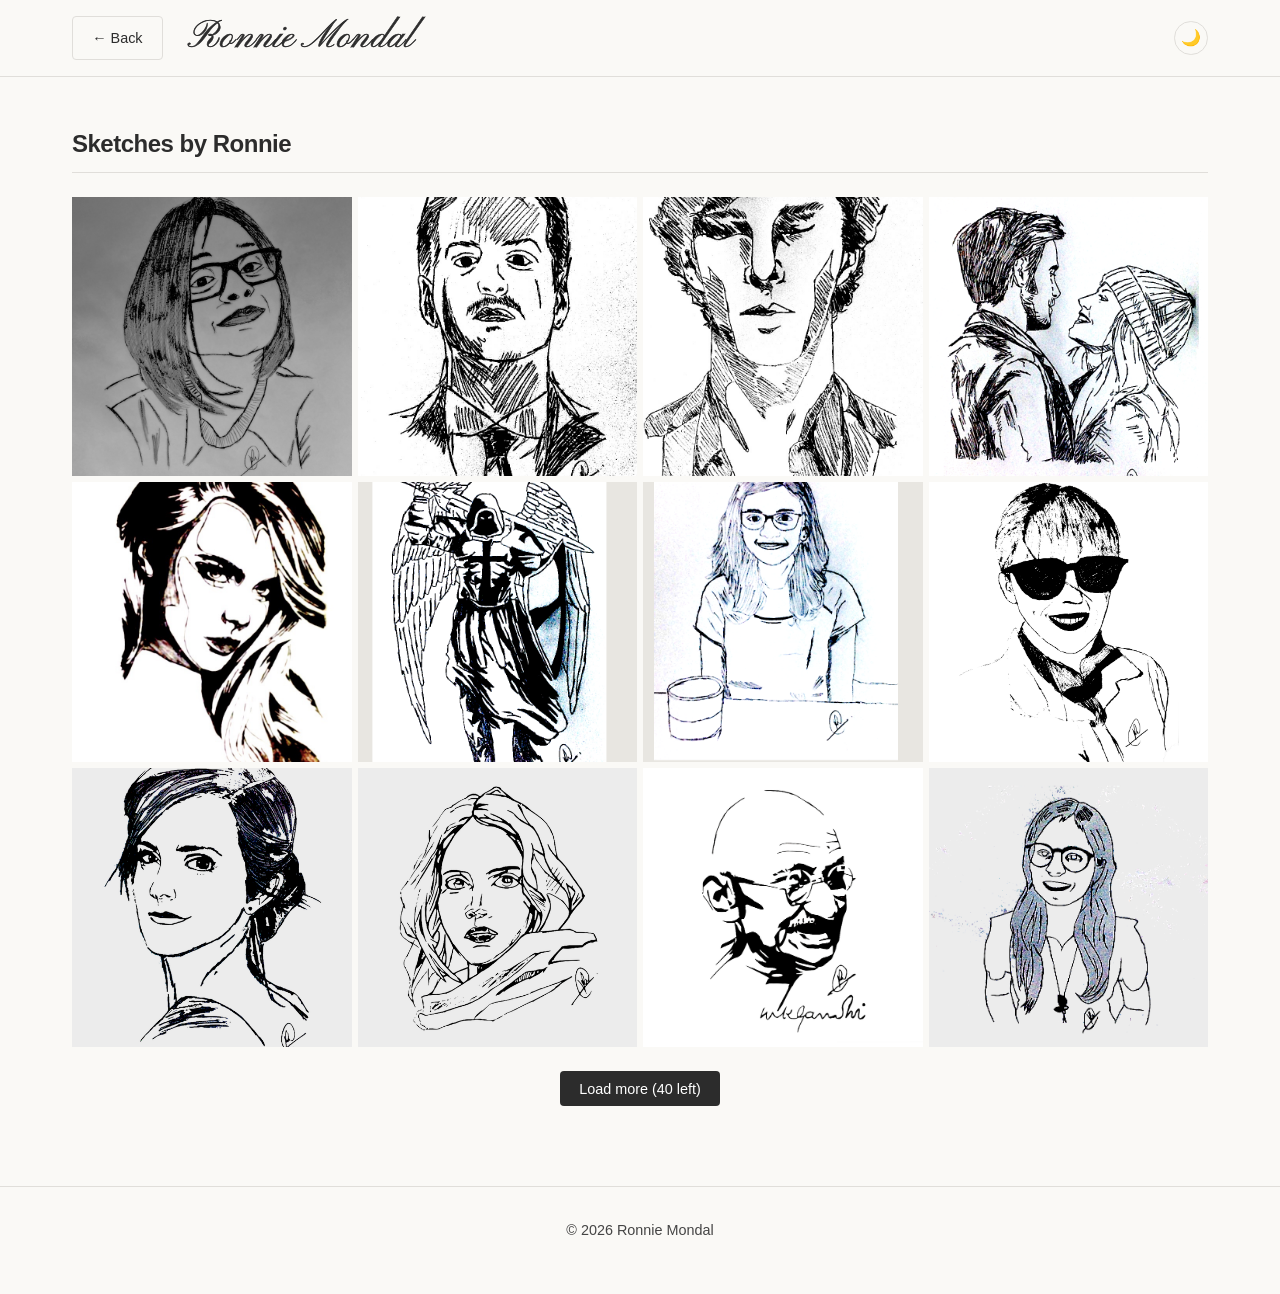
<file: sketches.html>
<!DOCTYPE html>
<html lang="en">
<head>
<meta charset="UTF-8">
<meta name="viewport" content="width=device-width, initial-scale=1.0">
<title>Sketches by Ronnie</title>
<script>try{var t=localStorage.getItem("theme");if(!t&&matchMedia("(prefers-color-scheme: dark)").matches)t="dark";if(t)document.documentElement.dataset.theme=t}catch(e){}</script>
<link rel="preconnect" href="https://fonts.googleapis.com">
<link rel="preconnect" href="https://fonts.gstatic.com" crossorigin>
<link href="https://fonts.googleapis.com/css2?family=Pinyon+Script&display=swap" rel="stylesheet">
<link rel="stylesheet" href="subpage.css">
<link rel="stylesheet" href="theme.css">
</head>
<body data-translate>
<header>
  <div class="container">
    <a href="index.html" class="btn btn-outline">&larr; Back</a>
    <a href="index.html" class="sub-logo notranslate" translate="no">Ronnie Mondal</a>
    <button id="theme-toggle" class="theme-toggle" aria-label="Toggle dark mode">🌙</button>
  </div>
</header>
<div id="translate-banner">This page was translated automatically by Google Translate and may contain errors.</div>
<div class="container">
  <section>
    <h2>Sketches by Ronnie</h2>
    <div class="sketch-grid notranslate" translate="no" id="sketch-grid"></div>
    <div class="btn-group" style="justify-content:center"><button class="btn" id="load-more">Load more</button></div>
  </section>
</div>
<footer><div class="container"><p>© 2026 Ronnie Mondal</p></div></footer>
<div id="google_translate_element" style="position:absolute;left:-9999px;top:0"></div>
<div id="lightbox" aria-modal="true" role="dialog">
  <button id="lb-close" aria-label="Close">&times;</button>
  <button id="lb-prev" aria-label="Previous">&#8249;</button>
  <img id="lb-img" alt="">
  <button id="lb-next" aria-label="Next">&#8250;</button>
</div>
<script>
/* Put images in the "sketches" folder, then paste the file names into this list. */
  const sketches = [
  "Akshita 1.jpg",
  "Andrew Scott 1.1.jpg",
  "Benedict Cumberbatch 1.1.jpg",
  "Captain Hook and Emma Swan 1.png",
  "Cara Delevingne 1.jpg",
  "Death 1.png",
  "Divya 1.png",
  "EmilyK1.2.png",
  "Emma Watson 1.png",
  "Felicity Jones 1.png",
  "Gandhi 1.1.png",
  "Garima 1.2.png",
  "Garima 3.png",
  "Girl 1.png",
  "Girl 10.jpg",
  "Girl 14.1.png",
  "Girl 15.1.png",
  "Girl 16.1.png",
  "Girl 17.jpeg",
  "Girl 18.jpeg",
  "Girl 9.jpg",
  "Guy 1.png",
  "Jack and Rose 1.jpg",
  "Jenna Coleman 1.png",
  "Jenna Coleman 2.jpg",
  "Keanu Reeves 1.png",
  "Kiss 1.png",
  "Kiss 3.png",
  "Lenin Marx 1.1.png",
  "Lily 4.3.png",
  "Loki 1.png",
  "Peggy Carter 1.2.png",
  "Rachel 1.1.png",
  "Raga 1.5.4.png",
  "Raga 2.1.png",
  "Romantic 1.png",
  "Romantic 10.png",
  "Romantic 11.png",
  "Romantic 15.png",
  "Romantic 2.png",
  "Romantic 3.png",
  "Romantic 4.png",
  "Romantic 6.2.png",
  "Romantic 7.png",
  "Scarlett Johansson 1.png",
  "SecretaryKim 01.png",
  "Star Wars 1.png",
  "Star Wars 2.png",
  "Taylor Swift 2.png",
  "Taylor Swift 3.jpeg",
  "Unknown Lady 1.jpg",
  "Yi 1.png"
];
const PAGE = 12;
const grid = document.getElementById("sketch-grid");
const moreBtn = document.getElementById("load-more");
const lb = document.getElementById("lightbox");
const lbImg = document.getElementById("lb-img");
let current = 0, shown = 0;
function loadMore(){
  sketches.slice(shown, shown + PAGE).forEach((file, k) => {
    const i = shown + k;
    const b = document.createElement("button");
    b.setAttribute("aria-label", "Open sketch " + (i + 1));
    const img = document.createElement("img");
    img.src = "sketches/" + encodeURI(file);
    img.loading = "lazy";
    img.alt = "Sketch " + (i + 1);
    b.appendChild(img);
    b.onclick = () => show(i);
    grid.appendChild(b);
  });
  shown = Math.min(shown + PAGE, sketches.length);
  moreBtn.textContent = "Load more (" + (sketches.length - shown) + " left)";
  if (shown >= sketches.length) moreBtn.style.display = "none";
}
moreBtn.onclick = loadMore;
loadMore();
function show(i){
  current = (i + sketches.length) % sketches.length;
  lbImg.src = "sketches/" + encodeURI(sketches[current]);
  lb.classList.add("open");
}
function close(){ lb.classList.remove("open"); }
document.getElementById("lb-close").onclick = close;
document.getElementById("lb-prev").onclick = () => show(current - 1);
document.getElementById("lb-next").onclick = () => show(current + 1);
lb.onclick = e => { if (e.target === lb) close(); };
document.addEventListener("keydown", e => {
  if (!lb.classList.contains("open")) return;
  if (e.key === "Escape") close();
  if (e.key === "ArrowLeft") show(current - 1);
  if (e.key === "ArrowRight") show(current + 1);
});
</script>
<script src="site.js"></script>
</body>
</html>
</file>
<file: theme.css>
/* theme.css - dark mode, dropdown menus, contact grid. Linked AFTER the main <style>. */
nav{align-items:center}
.dropdown{position:relative;padding:.5rem 0;margin:-.5rem 0}
.dropbtn{cursor:pointer}
.dropdown-menu{display:none;position:absolute;top:100%;left:-.75rem;min-width:150px;padding:.4rem 0;background:var(--card-bg);border:1px solid var(--border-color);border-radius:6px;box-shadow:0 6px 18px rgba(0,0,0,.12);z-index:60}
.dropdown-menu a{display:block;padding:.5rem 1rem;white-space:nowrap}
.dropdown:hover .dropdown-menu,.dropdown:focus-within .dropdown-menu,.dropdown.open .dropdown-menu{display:block}
.theme-toggle{background:none;border:1px solid var(--border-color);border-radius:50%;width:2.1rem;height:2.1rem;cursor:pointer;font-size:1rem;line-height:1;padding:0}
.theme-toggle:hover{border-color:var(--accent-color)}
.contact-list{grid-template-columns:repeat(3,minmax(0,280px));justify-content:center}
@media(max-width:800px){.contact-list{grid-template-columns:minmax(0,320px)}}
/* Dark mode */
:root[data-theme="dark"]{color-scheme:dark;--bg-color:#16171a;--text-color:#e8e6e1;--accent-color:#6db3ff;--border-color:#33353a;--card-bg:#202226}
[data-theme="dark"] p{color:#c9c7c2}
[data-theme="dark"] nav a{color:#aaa}
[data-theme="dark"] nav a:hover{color:var(--accent-color)}
[data-theme="dark"] .subtitle{color:#b5b3ae}
[data-theme="dark"] .meta{color:#9a9892}
[data-theme="dark"] .tag{background:#2c2e33;color:#bbb}
[data-theme="dark"] .hero img,[data-theme="dark"] .img-placeholder{background:#2a2c30;color:#888}
[data-theme="dark"] .card:hover{border-color:#555}
[data-theme="dark"] .btn{color:#16171a}
[data-theme="dark"] .btn-outline{color:var(--text-color)}
[data-theme="dark"] .sketch-grid button{background:#2a2c30}
[data-theme="dark"] footer{color:#888}
[data-theme="dark"] #translate-banner{background:#3a331c;border-color:#554b25;color:#e8d9a0}
.sub-logo{font-family:"Pinyon Script",cursive;font-size:2.4rem;font-weight:400;line-height:1;color:var(--text-color);text-decoration:none;-webkit-text-stroke:.6px var(--text-color);letter-spacing:.5px;margin-right:auto;margin-left:1.5rem;white-space:nowrap}
.sub-logo.logo-plain{font-family:-apple-system,BlinkMacSystemFont,"Segoe UI",Roboto,sans-serif;font-size:1.4rem;font-weight:700;-webkit-text-stroke:0}
@media(max-width:700px){.sub-logo{font-size:1.4rem;margin-left:.75rem}.sub-logo.logo-plain{font-size:1rem}}
.card ul{margin:.75rem 0 0 1.25rem;padding:0}
.card li{color:#444;margin-bottom:.6rem}
[data-theme="dark"] .card li{color:#c9c7c2}
</file>
<file: subpage.css>
/* subpage.css - base styles for experience/education/musings/sketches pages */
:root{--bg-color:#faf9f6;--text-color:#2c2c2c;--accent-color:#0066cc;--border-color:#e0deda;--card-bg:#fff;--transition:all .2s ease}
*{box-sizing:border-box;margin:0;padding:0}
body{font-family:-apple-system,BlinkMacSystemFont,"Segoe UI",Roboto,Helvetica,Arial,sans-serif;background:var(--bg-color);color:var(--text-color);line-height:1.6}
.container{max-width:1200px;margin:0 auto;padding:0 2rem}
header{position:sticky;top:0;z-index:50;background:var(--bg-color);border-bottom:1px solid var(--border-color);margin-bottom:3rem}
header .container{display:flex;justify-content:space-between;align-items:center;padding-top:1rem;padding-bottom:1rem}
h2{font-size:1.5rem;font-weight:600;margin-bottom:1.5rem;letter-spacing:-.5px;border-bottom:1px solid var(--border-color);padding-bottom:.5rem}
p{margin-bottom:1.25rem;color:#444}
section{margin-bottom:5rem}
.btn-group{display:flex;gap:1rem;margin-top:1.5rem;flex-wrap:wrap}
.btn{display:inline-block;background:var(--text-color);color:#fff;padding:.6rem 1.2rem;border-radius:4px;text-decoration:none;font-size:.9rem;font-weight:500;transition:var(--transition);border:0;cursor:pointer;font-family:inherit}
.btn:hover{background:var(--accent-color)}
.btn-outline{background:transparent;color:var(--text-color);border:1px solid var(--border-color)}
.btn-outline:hover{background:var(--border-color);color:var(--text-color)}
.card{background:var(--card-bg);border:1px solid var(--border-color);border-radius:6px;padding:1.5rem;margin-bottom:1.5rem;transition:var(--transition)}
.card:hover{border-color:#bbb}
.card h3{font-size:1.15rem;margin-bottom:.5rem}
.meta{color:#666;font-size:.9rem;margin-bottom:.5rem}
.sketch-grid{display:grid;grid-template-columns:repeat(4,1fr);gap:6px}
.sketch-grid button{border:0;padding:0;cursor:pointer;aspect-ratio:1/1;overflow:hidden;background:#e8e6e1}
.sketch-grid img{width:100%;height:100%;object-fit:cover;display:block;transition:transform .25s ease}
.sketch-grid button:hover img{transform:scale(1.06)}
#lightbox{position:fixed;inset:0;background:rgba(0,0,0,.92);display:none;align-items:center;justify-content:center;z-index:100}
#lightbox.open{display:flex}
#lightbox img{max-width:92vw;max-height:90vh;object-fit:contain}
#lightbox button{position:absolute;background:none;border:0;color:#fff;font-size:2.5rem;cursor:pointer;padding:1rem}
#lb-close{top:0;right:.5rem}#lb-prev{left:.5rem}#lb-next{right:.5rem}
footer{text-align:center;border-top:1px solid var(--border-color);padding:2rem 0;color:#777;font-size:.9rem}
/* Google Translate helpers */
#translate-banner{display:none;background:#fff8e1;border-bottom:1px solid #f0e2b0;color:#6b5a1e;text-align:center;font-size:.85rem;padding:.5rem 1rem;margin:-3rem 0 3rem}
iframe.skiptranslate,.goog-te-banner-frame,.VIpgJd-ZVi9od-ORHb-OEVmcd,.VIpgJd-ZVi9od-aZ2wEe-wOHMyf{display:none!important;visibility:hidden!important;height:0!important}
html,body{top:0!important;margin-top:0!important;position:static!important}
header{top:0!important}
@media(max-width:900px){.sketch-grid{grid-template-columns:repeat(3,1fr)}}
@media(max-width:700px){.container{padding:0 1rem}.sketch-grid{grid-template-columns:repeat(2,1fr)}}
</file>
